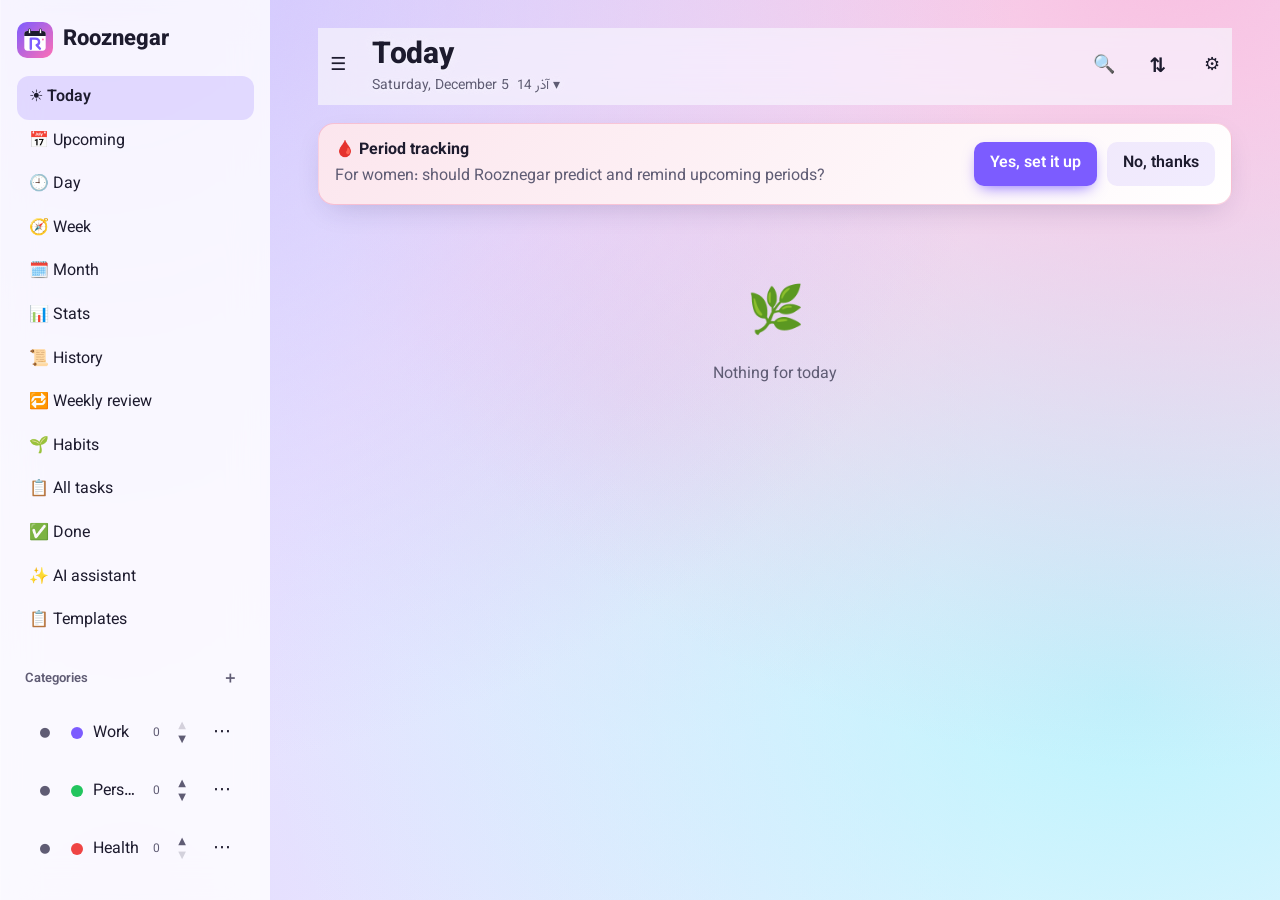
<file: index.html>
<!doctype html>
<html lang="fa" dir="rtl">
<head>
<meta charset="utf-8">
<meta name="viewport" content="width=device-width,initial-scale=1,maximum-scale=1,viewport-fit=cover">
<script>/* Android: let the system keep the status bar outside the page (only iPhone needs to draw under it) */if(!/iPhone|iPad|iPod|Macintosh/.test(navigator.userAgent))document.querySelector('meta[name=viewport]').content='width=device-width,initial-scale=1,maximum-scale=1';</script>
<title>روزنگار</title>
<meta name="theme-color" content="#7c5cff">
<link rel="manifest" href="manifest.json">
<link rel="icon" href="icon.svg" type="image/svg+xml">
<link rel="apple-touch-icon" sizes="180x180" href="apple-touch-icon.png">
<meta name="apple-mobile-web-app-capable" content="yes">
<meta name="mobile-web-app-capable" content="yes">
<meta name="apple-mobile-web-app-title" content="روزنگار">
<meta name="apple-mobile-web-app-status-bar-style" content="black-translucent">
<meta name="format-detection" content="telephone=no">
<link href="https://fonts.googleapis.com/css2?family=Vazirmatn:wght@300;400;600;800&display=swap" rel="stylesheet">
<link rel="stylesheet" href="styles.css?v=28">
<script src="https://accounts.google.com/gsi/client" async defer></script>
</head>
<body>
<div class="app">
  <aside class="side">
    <div class="brand"><img class="logo" src="icon.svg" alt=""> روزنگار</div>
    <nav id="views">
      <button data-view="today" class="active">☀️ امروز</button>
      <button data-view="upcoming">📅 پیش‌رو</button>
      <button data-view="week">🧭 هفته</button>
      <button data-view="month">🗓️ تقویم ماهانه</button>
      <button data-view="stats">📊 آمار</button>
      <button data-view="all">📋 همه کارها</button>
      <button data-view="done">✅ انجام‌شده</button>
    </nav>
    <div class="side-title">دسته‌ها <button class="icon" id="addCat" title="دسته جدید" aria-label="دسته جدید">＋</button></div>
    <div id="catList"></div>
    <div class="side-bottom">
      <div id="syncState" class="sync off">● گوگل متصل نیست</div>
      <button id="openSettings">⚙️ تنظیمات</button>
      <div class="legal"><a href="about.html">درباره</a> · <a href="privacy.html">حریم خصوصی</a> · <a href="terms.html">شرایط</a></div>
    </div>
  </aside>

  <main>
    <header class="top">
      <button class="icon menu" id="menuBtn" aria-label="منو">☰</button>
      <div>
        <h1 id="viewTitle">امروز</h1>
        <div id="viewSub" class="muted"></div>
      </div>
      <div class="searchbox"><input id="search" type="search" placeholder="جستجو…" enterkeyhint="search"><button type="button" id="searchX" aria-label="clear">✕</button></div>
      <button class="icon topset" id="topSettings" aria-label="settings">⚙️</button>
    </header>
    <form id="quickAdd" class="quick">
      <input id="quickTitle" placeholder="مثلاً: فردا ساعت ۵ عصر جلسه تیم هر دوشنبه #کار !" autocomplete="off">
      <button type="button" id="openFull" class="ghost">جزئیات</button>
      <button class="primary">افزودن</button>
    </form>
    <section id="content"></section>
  </main>
</div>

<div class="backdrop" id="backdrop"></div>
<button class="fab" id="fab" aria-label="کار جدید">＋</button>

<!-- Task editor -->
<dialog id="taskDlg">
  <form method="dialog" id="taskForm">
    <h2 id="taskDlgTitle">کار جدید</h2>
    <label>عنوان<input name="title" required></label>
    <label>یادداشت<textarea name="notes" rows="2"></textarea></label>
    <div class="row">
      <label>تاریخ<input type="date" name="date"><small class="jhint" data-for="date"></small></label>
      <label>ساعت شروع<input type="time" name="time"><span class="allday"><input type="checkbox" id="allDay"> تمام روز</span></label>
      <label>مدت (دقیقه)<input type="number" name="duration" min="0" value="30"></label>
    </div>
    <div class="row">
      <label>تقویم<select name="cat"></select></label>
      <label>اولویت<select name="prio"><option value="0">عادی</option><option value="1">مهم</option><option value="2">فوری</option></select></label>
      <label>رنگ اختصاصی<input type="color" name="color"></label>
    </div>
    <label>برچسب‌ها (با کاما جدا کنید)<input name="tags" placeholder="خرید, فوری, پروژه‌الف"></label>
    <label>لینک / پیوست<input name="link" dir="ltr" placeholder="https://…"></label>
    <fieldset>
      <legend>زیرکارها <span id="subProg" class="muted"></span></legend>
      <div id="subList" class="subs"></div>
      <div class="row"><input id="subNew" placeholder="زیرکار جدید و Enter"><button type="button" id="subAdd" class="ghost">＋</button></div>
    </fieldset>
    <fieldset>
      <legend>تکرار</legend>
      <div class="row">
        <label>نوع<select name="freq">
          <option value="">بدون تکرار</option><option value="DAILY">روزانه</option>
          <option value="WEEKLY">هفتگی</option><option value="MONTHLY">ماهانه</option><option value="YEARLY">سالانه</option></select></label>
        <label>هر چند<input type="number" name="interval" min="1" value="1"></label>
        <label>تا تاریخ<input type="date" name="until"><small class="jhint" data-for="until"></small></label>
      </div>
      <div class="days" id="daysPick"></div>
    </fieldset>
    <fieldset>
      <legend>یادآوری‌ها</legend>
      <div id="remList" class="chips"></div>
      <div class="row">
        <select id="remAdd">
          <option value="0">سر وقت</option><option value="5">۵ دقیقه قبل</option><option value="10">۱۰ دقیقه قبل</option>
          <option value="15">۱۵ دقیقه قبل</option><option value="30">۳۰ دقیقه قبل</option><option value="60">۱ ساعت قبل</option>
          <option value="120">۲ ساعت قبل</option><option value="1440">۱ روز قبل</option>
        </select>
        <button type="button" id="remAddBtn" class="ghost">＋ افزودن یادآوری</button>
      </div>
      <div class="row">
        <label>زنگ<select name="sound"></select></label>
        <button type="button" id="testSound" class="ghost">▶ پخش</button>
      </div>
    </fieldset>
    <div class="actions">
      <button type="button" id="delTask" class="danger">حذف</button>
      <button type="button" id="focusBtn" class="ghost">🍅 تمرکز</button>
      <span class="grow"></span>
      <button value="cancel" formnovalidate class="ghost">انصراف</button>
      <button value="ok" class="primary">ذخیره</button>
    </div>
  </form>
</dialog>

<!-- Category editor -->
<dialog id="catDlg">
  <form method="dialog" id="catForm">
    <h2>دسته</h2>
    <label>نام<input name="name" required></label>
    <label>رنگ</label>
    <div id="swatches" class="swatches"></div>
    <label>زنگ پیش‌فرض این دسته<select name="sound"></select></label>
    <div class="actions">
      <button type="button" id="delCat" class="danger">حذف</button><span class="grow"></span>
      <button value="cancel" formnovalidate class="ghost">انصراف</button>
      <button value="ok" class="primary">ذخیره</button>
    </div>
  </form>
</dialog>

<!-- Settings -->
<dialog id="setDlg">
  <form method="dialog" id="setForm">
    <h2>تنظیمات</h2>
    <fieldset><legend>ظاهر</legend>
      <div class="row">
        <label>تم<select name="theme"><option value="auto">خودکار</option><option value="dark">تیره</option><option value="light">روشن</option></select></label>
        <label>رنگ اصلی<input type="color" name="accent"></label>
        <label>گردی گوشه‌ها<input type="range" name="radius" min="4" max="28"></label>
      </div>
      <div class="row">
        <label>تقویم نمایش<select name="calendar"><option value="persian">شمسی</option><option value="gregory">میلادی</option></select></label>
        <label>شروع هفته<select name="weekStart"><option value="6">شنبه</option><option value="0">یکشنبه</option><option value="1">دوشنبه</option></select></label>
        <label>زبان<select name="lang"><option value="fa">فارسی</option><option value="en">English</option></select></label>
      </div>
    </fieldset>
    <fieldset><legend>گوگل کلندر</legend>
      <label>Google OAuth Client ID<input name="clientId" dir="ltr" placeholder="xxxx.apps.googleusercontent.com"></label>
      <label>Calendar ID<input name="calendarId" dir="ltr" placeholder="primary"></label>
      <label>فاصله همگام‌سازی (ثانیه)<input type="number" name="syncEvery" min="10"></label>
      <div class="row">
        <button type="button" id="gConnect" class="primary">اتصال به گوگل</button>
        <button type="button" id="gSyncNow" class="ghost">همگام‌سازی الان</button>
        <button type="button" id="gDisconnect" class="ghost">قطع اتصال</button>
      </div>
    </fieldset>
    <fieldset><legend>اعلان و صدا</legend>
      <div class="row">
        <label>زنگ پیش‌فرض<select name="sound"></select></label>
        <label>صدا<input type="range" name="volume" min="0" max="1" step="0.05"></label>
      </div>
      <label class="check"><input type="checkbox" name="vibrate"> لرزش</label>
      <div class="row">
        <label class="ghost filebtn">🎵 آپلود زنگ دلخواه (mp3/wav، حداکثر ۷۰۰KB)<input type="file" id="soundFile" accept="audio/*" hidden></label>
        <label>مدت تمرکز (دقیقه)<input type="number" name="focusMin" min="5" max="120"></label>
        <label>Snooze (دقیقه)<input type="number" name="snoozeMin" min="1" max="120"></label>
      </div>
      <label class="check"><input type="checkbox" name="holidays"> نمایش تعطیلات رسمی ایران</label>
      <div class="row">
        <button type="button" id="askNotif" class="ghost">اجازه اعلان</button>
        <button type="button" id="testNotif" class="ghost">اعلان آزمایشی</button>
      </div>
      <div class="pushbox">
        <button type="button" id="pushBtn" class="primary">🔔 فعال‌سازی یادآوری در پس‌زمینه</button>
        <small id="pushState" class="muted">با این گزینه یادآوری‌ها حتی وقتی برنامه بسته است روی گوشی، تبلت و Apple Watch می‌آیند.</small>
      </div>
    </fieldset>
    <fieldset><legend>داده</legend>
      <div class="row">
        <button type="button" id="exportBtn" class="ghost">خروجی JSON</button>
        <label class="ghost filebtn">ورودی JSON<input type="file" id="importFile" accept=".json" hidden></label>
      </div>
    </fieldset>
    <div class="actions"><span class="grow"></span>
      <button value="cancel" formnovalidate class="ghost">بستن</button>
      <button value="ok" class="primary">ذخیره</button></div>
  </form>
</dialog>

<div id="focus" hidden>
  <div class="focus-box">
    <div id="focusTitle"></div>
    <div id="focusTime">25:00</div>
    <div class="row" style="justify-content:center">
      <button type="button" id="focusPause" class="ghost">⏸ توقف</button>
      <button type="button" id="focusStop" class="danger">✕ پایان</button>
    </div>
  </div>
</div>
<div id="toast" role="status" aria-live="polite"></div>
<script src="app.js?v=28"></script>
<script src="features.js?v=28"></script>
<script src="v2.js?v=28"></script>
<script src="v3.js?v=28"></script>
<script src="v4.js?v=28"></script>
<script src="v5.js?v=28"></script>
<script src="v6.js?v=28"></script>
<script src="v7.js?v=28"></script>
<script src="v8.js?v=28"></script>
<script src="v9.js?v=28"></script>
<script src="v10.js?v=28"></script>
<script src="v11.js?v=28"></script>
<script src="v12.js?v=28"></script>
<script src="v13.js?v=28"></script>
<script src="i18n.js?v=28"></script>
</body>
</html>
</file>
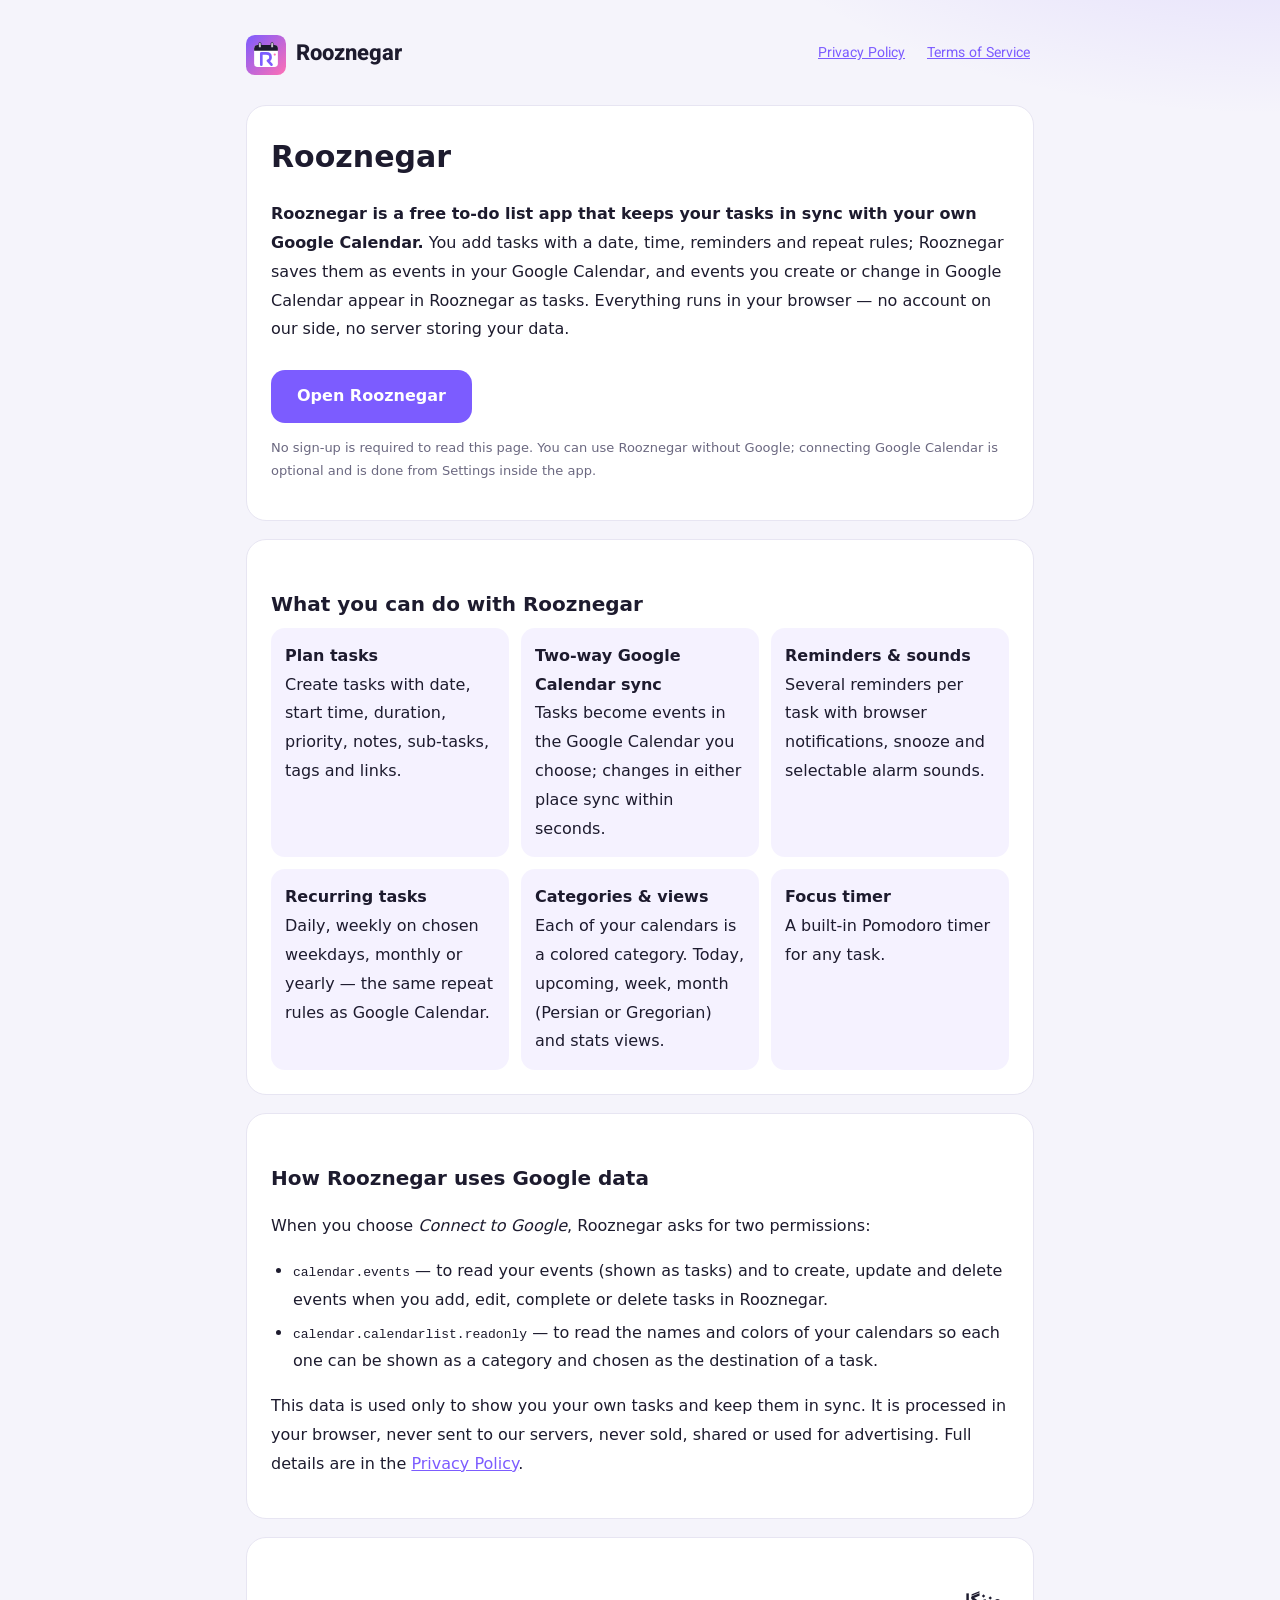
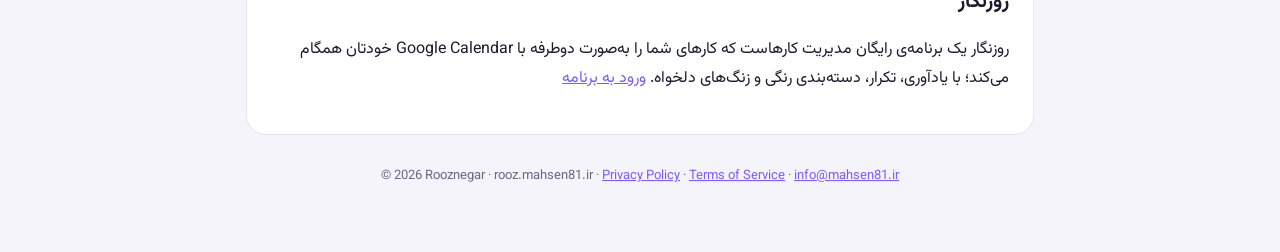
<file: about.html>
<!doctype html>
<html lang="en"><head><meta charset="utf-8"><meta name="viewport" content="width=device-width,initial-scale=1">
<title>Rooznegar — To-do list synced with Google Calendar</title>
<meta name="description" content="Rooznegar is a free to-do list web app that keeps your tasks in two-way sync with your own Google Calendar, with reminders, recurring tasks and colored categories.">
<link rel="icon" href="icon.svg"><link href="https://fonts.googleapis.com/css2?family=Vazirmatn:wght@400;700;800&display=swap" rel="stylesheet"><link rel="stylesheet" href="page.css"></head>
<body><div class="wrap">
<header><a class="brand" href="about.html"><img src="icon.svg" alt="Rooznegar logo">Rooznegar</a><nav><a href="privacy.html">Privacy Policy</a><a href="terms.html">Terms of Service</a></nav></header>

<div class="card en">
  <h1>Rooznegar</h1>
  <p><b>Rooznegar is a free to-do list app that keeps your tasks in sync with your own Google Calendar.</b>
  You add tasks with a date, time, reminders and repeat rules; Rooznegar saves them as events in your Google Calendar,
  and events you create or change in Google Calendar appear in Rooznegar as tasks. Everything runs in your browser —
  no account on our side, no server storing your data.</p>
  <a class="cta" href="./">Open Rooznegar</a>
  <p class="muted" style="font-size:13px">No sign-up is required to read this page. You can use Rooznegar without Google; connecting Google Calendar is optional and is done from Settings inside the app.</p>
</div>

<div class="card en">
  <h2>What you can do with Rooznegar</h2>
  <div class="grid">
    <div><b>Plan tasks</b><br>Create tasks with date, start time, duration, priority, notes, sub-tasks, tags and links.</div>
    <div><b>Two-way Google Calendar sync</b><br>Tasks become events in the Google Calendar you choose; changes in either place sync within seconds.</div>
    <div><b>Reminders &amp; sounds</b><br>Several reminders per task with browser notifications, snooze and selectable alarm sounds.</div>
    <div><b>Recurring tasks</b><br>Daily, weekly on chosen weekdays, monthly or yearly — the same repeat rules as Google Calendar.</div>
    <div><b>Categories &amp; views</b><br>Each of your calendars is a colored category. Today, upcoming, week, month (Persian or Gregorian) and stats views.</div>
    <div><b>Focus timer</b><br>A built-in Pomodoro timer for any task.</div>
  </div>
</div>

<div class="card en">
  <h2>How Rooznegar uses Google data</h2>
  <p>When you choose <i>Connect to Google</i>, Rooznegar asks for two permissions:</p>
  <ul>
    <li><code>calendar.events</code> — to read your events (shown as tasks) and to create, update and delete events when you add, edit, complete or delete tasks in Rooznegar.</li>
    <li><code>calendar.calendarlist.readonly</code> — to read the names and colors of your calendars so each one can be shown as a category and chosen as the destination of a task.</li>
  </ul>
  <p>This data is used only to show you your own tasks and keep them in sync. It is processed in your browser, never sent to our servers, never sold, shared or used for advertising. Full details are in the <a href="privacy.html">Privacy Policy</a>.</p>
</div>

<div class="card" dir="rtl">
  <h2>روزنگار</h2>
  <p>روزنگار یک برنامه‌ی رایگان مدیریت کارهاست که کارهای شما را به‌صورت دوطرفه با Google Calendar خودتان همگام می‌کند؛ با یادآوری، تکرار، دسته‌بندی رنگی و زنگ‌های دلخواه. <a href="./">ورود به برنامه</a></p>
</div>

<footer>© 2026 Rooznegar · rooz.mahsen81.ir · <a href="privacy.html">Privacy Policy</a> · <a href="terms.html">Terms of Service</a> · <a href="mailto:info@mahsen81.ir">info@mahsen81.ir</a></footer>
</div></body></html>
</file>
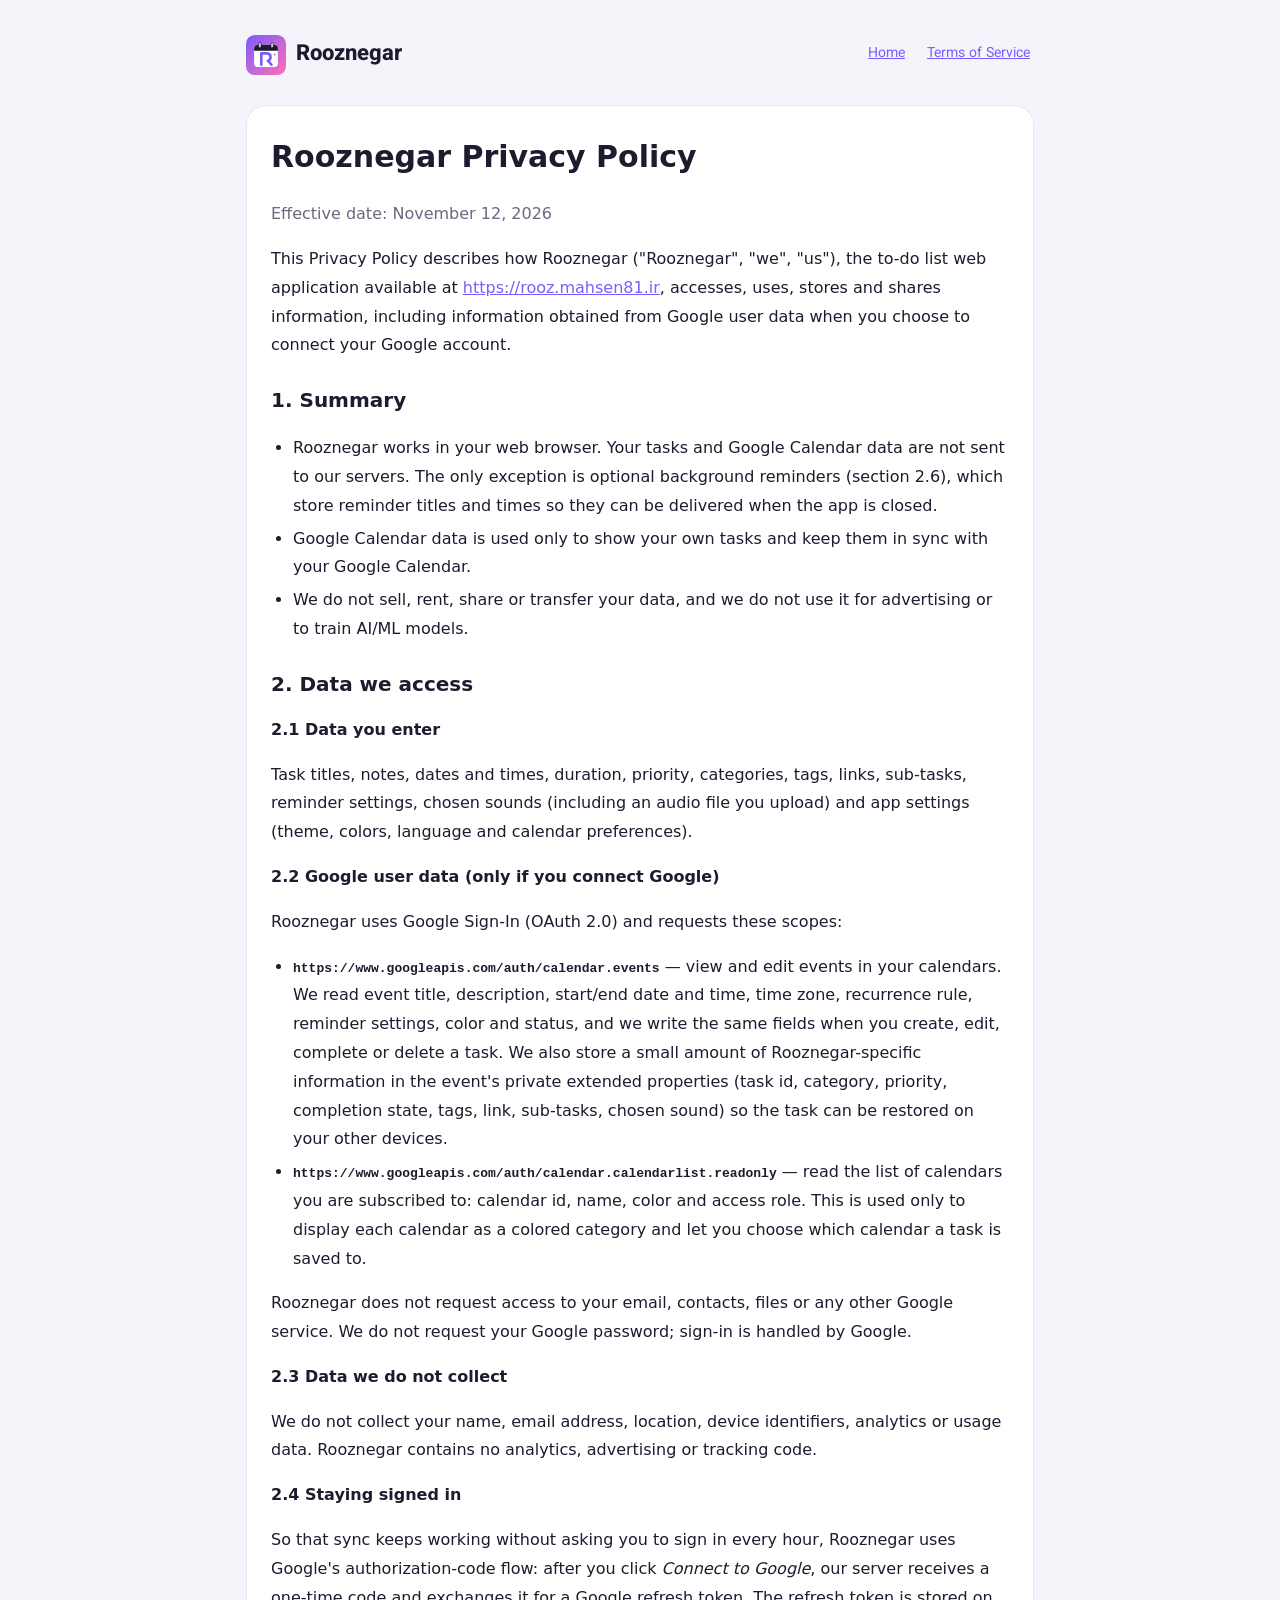
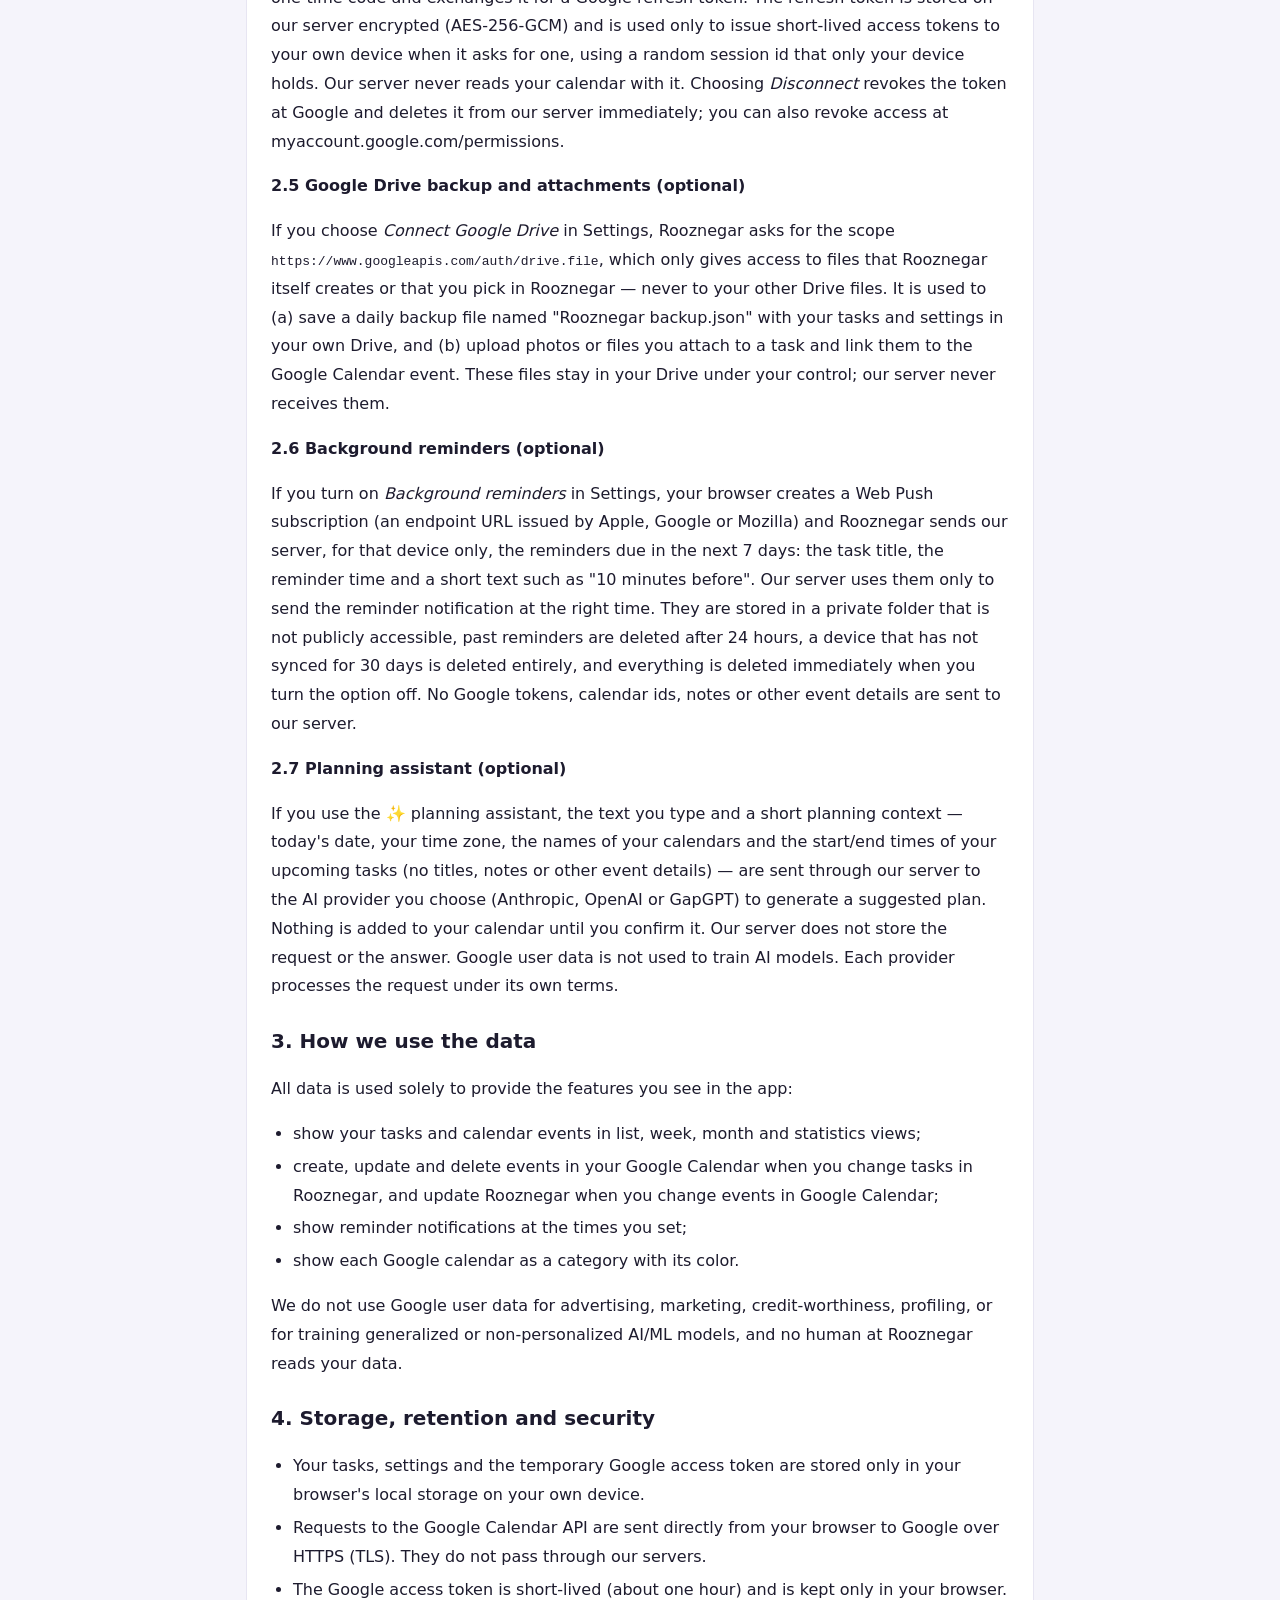
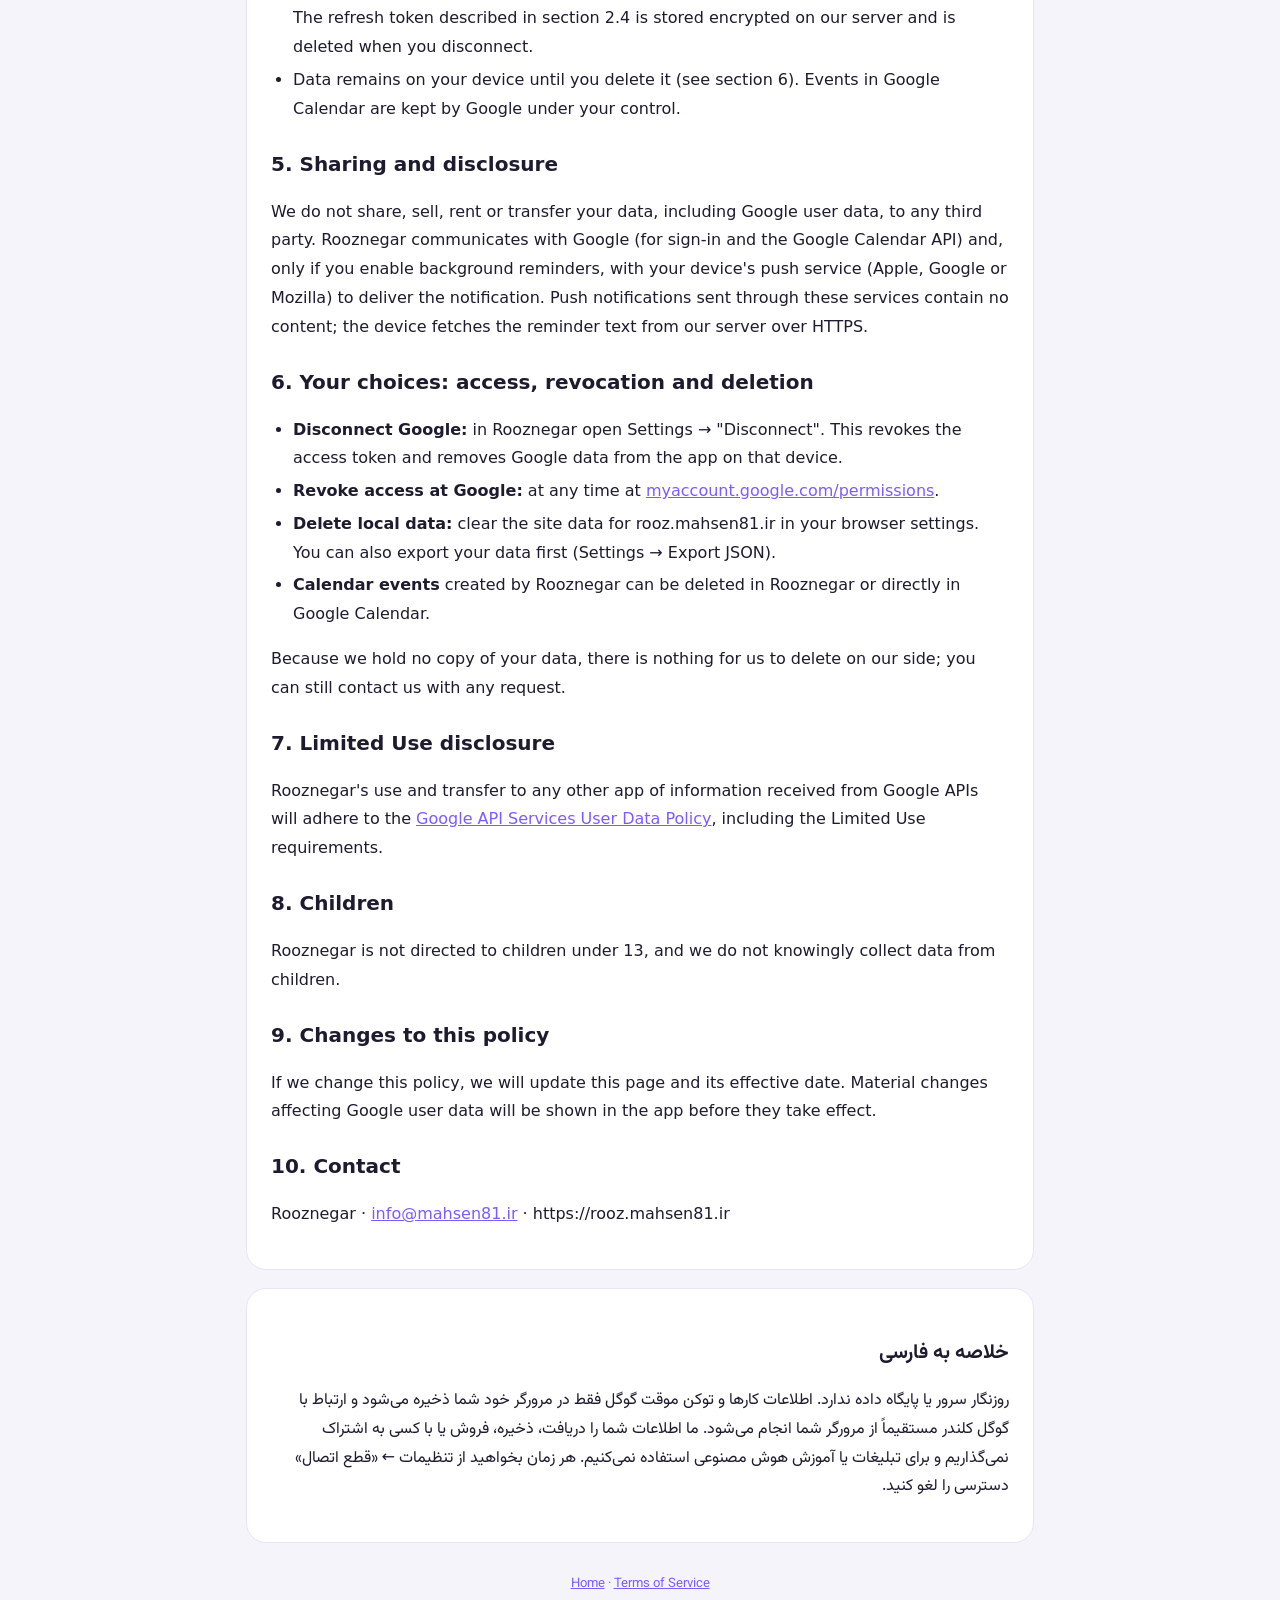
<file: privacy.html>
<!doctype html>
<html lang="en"><head><meta charset="utf-8"><meta name="viewport" content="width=device-width,initial-scale=1">
<title>Rooznegar Privacy Policy</title>
<link rel="icon" href="icon.svg"><link href="https://fonts.googleapis.com/css2?family=Vazirmatn:wght@400;700;800&display=swap" rel="stylesheet"><link rel="stylesheet" href="page.css"></head>
<body><div class="wrap">
<header><a class="brand" href="about.html"><img src="icon.svg" alt="Rooznegar logo">Rooznegar</a><nav><a href="about.html">Home</a><a href="terms.html">Terms of Service</a></nav></header>

<div class="card en">
<h1>Rooznegar Privacy Policy</h1>
<p class="muted">Effective date: November 12, 2026</p>
<p>This Privacy Policy describes how Rooznegar ("Rooznegar", "we", "us"), the to-do list web application available at
<a href="https://rooz.mahsen81.ir">https://rooz.mahsen81.ir</a>, accesses, uses, stores and shares information, including
information obtained from Google user data when you choose to connect your Google account.</p>

<h2>1. Summary</h2>
<ul>
  <li>Rooznegar works in your web browser. Your tasks and Google Calendar data are not sent to our servers. The only exception is optional background reminders (section 2.6), which store reminder titles and times so they can be delivered when the app is closed.</li>
  <li>Google Calendar data is used only to show your own tasks and keep them in sync with your Google Calendar.</li>
  <li>We do not sell, rent, share or transfer your data, and we do not use it for advertising or to train AI/ML models.</li>
</ul>

<h2>2. Data we access</h2>
<h3>2.1 Data you enter</h3>
<p>Task titles, notes, dates and times, duration, priority, categories, tags, links, sub-tasks, reminder settings, chosen sounds (including an audio file you upload) and app settings (theme, colors, language and calendar preferences).</p>
<h3>2.2 Google user data (only if you connect Google)</h3>
<p>Rooznegar uses Google Sign-In (OAuth 2.0) and requests these scopes:</p>
<ul>
  <li><b><code>https://www.googleapis.com/auth/calendar.events</code></b> — view and edit events in your calendars. We read event title, description, start/end date and time, time zone, recurrence rule, reminder settings, color and status, and we write the same fields when you create, edit, complete or delete a task. We also store a small amount of Rooznegar-specific information in the event's private extended properties (task id, category, priority, completion state, tags, link, sub-tasks, chosen sound) so the task can be restored on your other devices.</li>
  <li><b><code>https://www.googleapis.com/auth/calendar.calendarlist.readonly</code></b> — read the list of calendars you are subscribed to: calendar id, name, color and access role. This is used only to display each calendar as a colored category and let you choose which calendar a task is saved to.</li>
</ul>
<p>Rooznegar does not request access to your email, contacts, files or any other Google service. We do not request your Google password; sign-in is handled by Google.</p>
<h3>2.3 Data we do not collect</h3>
<p>We do not collect your name, email address, location, device identifiers, analytics or usage data. Rooznegar contains no analytics, advertising or tracking code.</p>

<h3>2.4 Staying signed in</h3>
<p>So that sync keeps working without asking you to sign in every hour, Rooznegar uses Google's authorization-code flow: after you click <i>Connect to Google</i>, our server receives a one-time code and exchanges it for a Google refresh token. The refresh token is stored on our server encrypted (AES-256-GCM) and is used only to issue short-lived access tokens to your own device when it asks for one, using a random session id that only your device holds. Our server never reads your calendar with it. Choosing <i>Disconnect</i> revokes the token at Google and deletes it from our server immediately; you can also revoke access at myaccount.google.com/permissions.</p>

<h3>2.5 Google Drive backup and attachments (optional)</h3>
<p>If you choose <i>Connect Google Drive</i> in Settings, Rooznegar asks for the scope <code>https://www.googleapis.com/auth/drive.file</code>, which only gives access to files that Rooznegar itself creates or that you pick in Rooznegar — never to your other Drive files. It is used to (a) save a daily backup file named "Rooznegar backup.json" with your tasks and settings in your own Drive, and (b) upload photos or files you attach to a task and link them to the Google Calendar event. These files stay in your Drive under your control; our server never receives them.</p>

<h3>2.6 Background reminders (optional)</h3>
<p>If you turn on <i>Background reminders</i> in Settings, your browser creates a Web Push subscription (an endpoint URL issued by Apple, Google or Mozilla) and Rooznegar sends our server, for that device only, the reminders due in the next 7 days: the task title, the reminder time and a short text such as "10 minutes before". Our server uses them only to send the reminder notification at the right time. They are stored in a private folder that is not publicly accessible, past reminders are deleted after 24 hours, a device that has not synced for 30 days is deleted entirely, and everything is deleted immediately when you turn the option off. No Google tokens, calendar ids, notes or other event details are sent to our server.</p>

<h3>2.7 Planning assistant (optional)</h3>
<p>If you use the ✨ planning assistant, the text you type and a short planning context — today's date, your time zone, the names of your calendars and the start/end times of your upcoming tasks (no titles, notes or other event details) — are sent through our server to the AI provider you choose (Anthropic, OpenAI or GapGPT) to generate a suggested plan. Nothing is added to your calendar until you confirm it. Our server does not store the request or the answer. Google user data is not used to train AI models. Each provider processes the request under its own terms.</p>

<h2>3. How we use the data</h2>
<p>All data is used solely to provide the features you see in the app:</p>
<ul>
  <li>show your tasks and calendar events in list, week, month and statistics views;</li>
  <li>create, update and delete events in your Google Calendar when you change tasks in Rooznegar, and update Rooznegar when you change events in Google Calendar;</li>
  <li>show reminder notifications at the times you set;</li>
  <li>show each Google calendar as a category with its color.</li>
</ul>
<p>We do not use Google user data for advertising, marketing, credit-worthiness, profiling, or for training generalized or non-personalized AI/ML models, and no human at Rooznegar reads your data.</p>

<h2>4. Storage, retention and security</h2>
<ul>
  <li>Your tasks, settings and the temporary Google access token are stored only in your browser's local storage on your own device.</li>
  <li>Requests to the Google Calendar API are sent directly from your browser to Google over HTTPS (TLS). They do not pass through our servers.</li>
  <li>The Google access token is short-lived (about one hour) and is kept only in your browser. The refresh token described in section 2.4 is stored encrypted on our server and is deleted when you disconnect.</li>
  <li>Data remains on your device until you delete it (see section 6). Events in Google Calendar are kept by Google under your control.</li>
</ul>

<h2>5. Sharing and disclosure</h2>
<p>We do not share, sell, rent or transfer your data, including Google user data, to any third party. Rooznegar communicates with Google (for sign-in and the Google Calendar API) and, only if you enable background reminders, with your device's push service (Apple, Google or Mozilla) to deliver the notification. Push notifications sent through these services contain no content; the device fetches the reminder text from our server over HTTPS.</p>

<h2>6. Your choices: access, revocation and deletion</h2>
<ul>
  <li><b>Disconnect Google:</b> in Rooznegar open Settings → "Disconnect". This revokes the access token and removes Google data from the app on that device.</li>
  <li><b>Revoke access at Google:</b> at any time at <a href="https://myaccount.google.com/permissions">myaccount.google.com/permissions</a>.</li>
  <li><b>Delete local data:</b> clear the site data for rooz.mahsen81.ir in your browser settings. You can also export your data first (Settings → Export JSON).</li>
  <li><b>Calendar events</b> created by Rooznegar can be deleted in Rooznegar or directly in Google Calendar.</li>
</ul>
<p>Because we hold no copy of your data, there is nothing for us to delete on our side; you can still contact us with any request.</p>

<h2>7. Limited Use disclosure</h2>
<p>Rooznegar's use and transfer to any other app of information received from Google APIs will adhere to the
<a href="https://developers.google.com/terms/api-services-user-data-policy">Google API Services User Data Policy</a>, including the Limited Use requirements.</p>

<h2>8. Children</h2>
<p>Rooznegar is not directed to children under 13, and we do not knowingly collect data from children.</p>

<h2>9. Changes to this policy</h2>
<p>If we change this policy, we will update this page and its effective date. Material changes affecting Google user data will be shown in the app before they take effect.</p>

<h2>10. Contact</h2>
<p>Rooznegar · <a href="mailto:info@mahsen81.ir">info@mahsen81.ir</a> · https://rooz.mahsen81.ir</p>
</div>

<div class="card" dir="rtl">
<h2>خلاصه به فارسی</h2>
<p>روزنگار سرور یا پایگاه داده ندارد. اطلاعات کارها و توکن موقت گوگل فقط در مرورگر خود شما ذخیره می‌شود و ارتباط با گوگل کلندر مستقیماً از مرورگر شما انجام می‌شود. ما اطلاعات شما را دریافت، ذخیره، فروش یا با کسی به اشتراک نمی‌گذاریم و برای تبلیغات یا آموزش هوش مصنوعی استفاده نمی‌کنیم. هر زمان بخواهید از تنظیمات ← «قطع اتصال» دسترسی را لغو کنید.</p>
</div>
<footer><a href="about.html">Home</a> · <a href="terms.html">Terms of Service</a></footer>
</div></body></html>
</file>
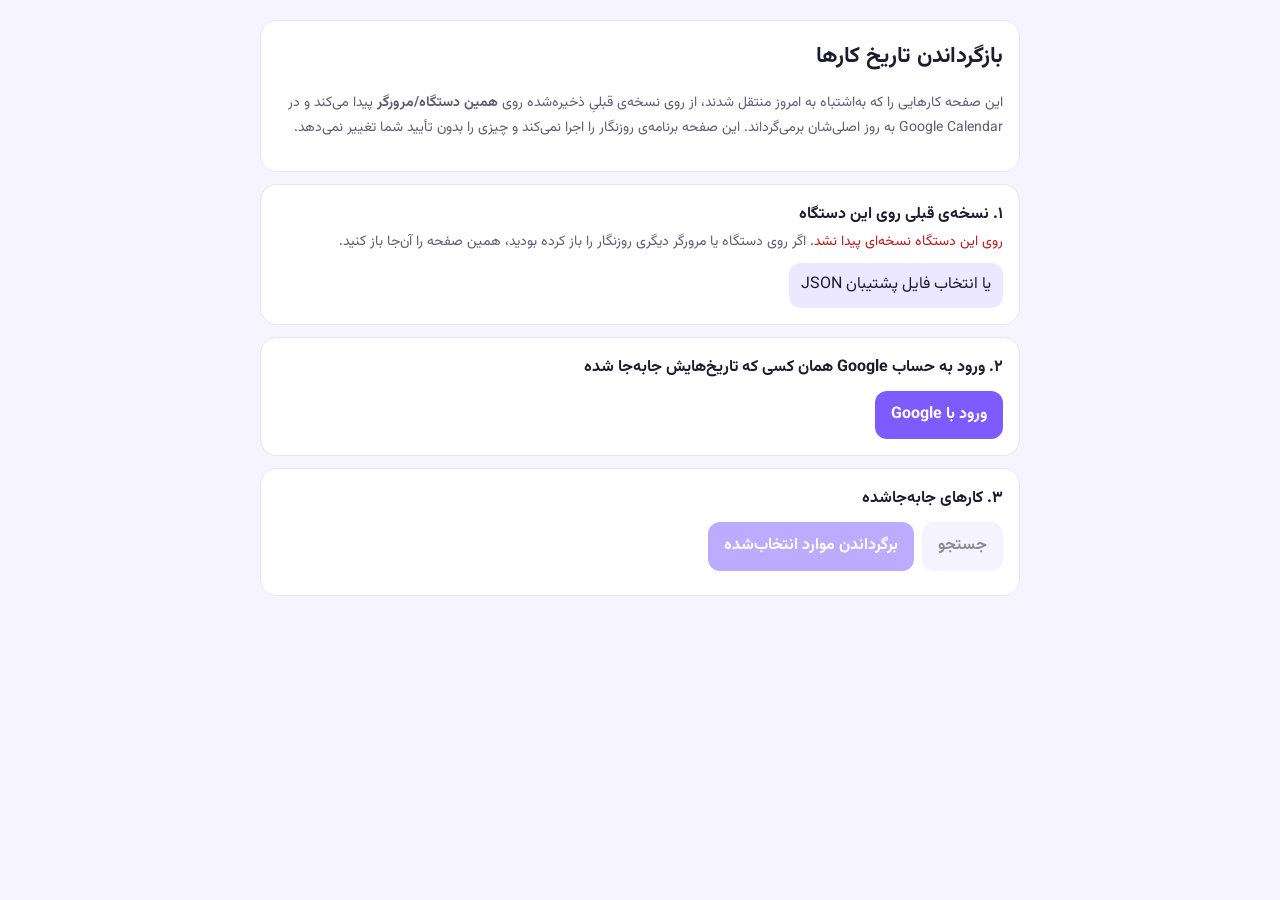
<file: restore.html>
<!doctype html>
<html lang="fa" dir="rtl"><head><meta charset="utf-8"><meta name="viewport" content="width=device-width,initial-scale=1">
<title>روزنگار — بازگرداندن تاریخ‌ها</title><meta name="robots" content="noindex">
<link href="https://fonts.googleapis.com/css2?family=Vazirmatn:wght@400;700;800&display=swap" rel="stylesheet">
<script src="https://accounts.google.com/gsi/client" async defer></script>
<style>
  :root{--a:#7c5cff;--bg:#f6f4ff;--card:#fff;--t:#1d1b2e;--m:#5f5c74;--l:#e7e5f2}
  @media (prefers-color-scheme:dark){:root{--bg:#0f0e17;--card:#1d1c2b;--t:#eeecf8;--m:#a6a3bf;--l:#2b2940}}
  body{margin:0;font-family:Vazirmatn,system-ui,sans-serif;background:var(--bg);color:var(--t);line-height:1.8}
  .w{max-width:760px;margin:0 auto;padding:20px 16px 60px}
  .c{background:var(--card);border:1px solid var(--l);border-radius:16px;padding:16px;margin-bottom:12px}
  h1{font-size:22px;margin:0 0 6px} .m{color:var(--m);font-size:14px}
  button{font:inherit;border:0;border-radius:12px;padding:10px 16px;cursor:pointer;background:var(--a);color:#fff;font-weight:700;min-height:44px}
  button.g{background:color-mix(in srgb,var(--a) 14%,transparent);color:var(--t)} button:disabled{opacity:.5}
  .row{display:flex;gap:8px;align-items:center;flex-wrap:wrap}
  table{width:100%;border-collapse:collapse;font-size:14px} td,th{padding:8px 6px;border-bottom:1px solid var(--l);text-align:start;vertical-align:top}
  .ok{color:#15803d} .bad{color:#b91c1c} input[type=checkbox]{width:20px;height:20px}
</style></head>
<body><div class="w">
<div class="c"><h1>بازگرداندن تاریخ کارها</h1>
  <p class="m">این صفحه کارهایی را که به‌اشتباه به امروز منتقل شدند، از روی نسخه‌ی قبلیِ ذخیره‌شده روی <b>همین دستگاه/مرورگر</b> پیدا می‌کند و در Google Calendar به روز اصلی‌شان برمی‌گرداند. این صفحه برنامه‌ی روزنگار را اجرا نمی‌کند و چیزی را بدون تأیید شما تغییر نمی‌دهد.</p></div>

<div class="c" id="s1"><b>۱. نسخه‌ی قبلی روی این دستگاه</b><div id="snapInfo" class="m">در حال بررسی…</div>
  <div class="row" style="margin-top:8px"><label class="g" style="padding:8px 12px;border-radius:12px;cursor:pointer;background:color-mix(in srgb,var(--a) 14%,transparent)">یا انتخاب فایل پشتیبان JSON<input type="file" id="file" accept=".json" hidden></label></div></div>

<div class="c"><b>۲. ورود به حساب Google همان کسی که تاریخ‌هایش جابه‌جا شده</b>
  <div class="row" style="margin-top:8px"><button id="login">ورود با Google</button><span id="who" class="m"></span></div></div>

<div class="c"><b>۳. کارهای جابه‌جاشده</b> <span id="scanInfo" class="m"></span>
  <div class="row" style="margin:8px 0"><button id="scan" class="g" disabled>جستجو</button><button id="fix" disabled>برگرداندن موارد انتخاب‌شده</button></div>
  <div id="list"></div></div>
</div>
<script>
'use strict';
const CLIENT_ID = '696930482825-uc571dlfmps2dvupc1v5a8t5g6gmh8oa.apps.googleusercontent.com';
const $ = s => document.querySelector(s), esc = s => String(s ?? '').replace(/[&<>"]/g, c => ({ '&': '&amp;', '<': '&lt;', '>': '&gt;', '"': '&quot;' }[c]));
const TZ = Intl.DateTimeFormat().resolvedOptions().timeZone;
const ymd = d => `${d.getFullYear()}-${String(d.getMonth() + 1).padStart(2, '0')}-${String(d.getDate()).padStart(2, '0')}`;
const fa = s => new Intl.DateTimeFormat('fa-IR-u-ca-persian', { weekday: 'short', day: 'numeric', month: 'long', year: 'numeric' }).format(new Date(s + 'T12:00:00'));
let snap = new Map(), token = null, found = [];

/* ---- 1. the old copy: saved snapshot key, the app's own storage, or an uploaded backup ---- */
function addTasks(tasks, src) {
  let n = 0;
  for (const t of tasks || []) if (t && t.gid && t.date && !(t.rec && (t.rec === true || t.rec.freq))) {
    const k = (t.cal || 'primary') + '|' + t.gid;
    if (!snap.has(k)) { snap.set(k, { cal: t.cal || 'primary', gid: t.gid, date: t.date, time: t.time || '', duration: t.duration || 30, title: t.title || '', src }); n++; }
  }
  return n;
}
function loadLocal() {
  let info = [];
  try { const a = JSON.parse(localStorage.getItem('rz-restore-snapshot') || '[]'); const n = addTasks(a, 'snapshot'); if (n) info.push(n + ' مورد از نسخه‌ی ذخیره‌شده'); } catch { }
  try { const s = JSON.parse(localStorage.getItem('rz-restore-full') || '{}'); const n = addTasks(s.tasks, 'full'); if (n) info.push(n + ' مورد از کپی کامل'); } catch { }
  try { const s = JSON.parse(localStorage.getItem('rooznegar') || '{}'); const n = addTasks(s.tasks, 'app'); if (n) info.push(n + ' مورد از داده‌ی برنامه روی این دستگاه'); } catch { }
  $('#snapInfo').innerHTML = snap.size ? '<span class="ok">✓ پیدا شد: ' + info.join('، ') + '</span>' : '<span class="bad">روی این دستگاه نسخه‌ای پیدا نشد.</span> اگر روی دستگاه یا مرورگر دیگری روزنگار را باز کرده بودید، همین صفحه را آن‌جا باز کنید.';
  $('#scan').disabled = !(snap.size && token);
}
$('#file').onchange = async e => { try { const d = JSON.parse(await e.target.files[0].text()); addTasks(d.tasks || d, 'file'); loadLocal(); } catch { alert('فایل نامعتبر'); } };
loadLocal();

/* ---- 2. Google sign-in (popup from the click) ---- */
$('#login').onclick = () => {
  google.accounts.oauth2.initTokenClient({ client_id: CLIENT_ID, scope: 'https://www.googleapis.com/auth/calendar.events', callback: r => {
    if (!r.access_token) return alert('ورود انجام نشد');
    token = r.access_token; $('#who').textContent = '✓ وارد شدید'; $('#scan').disabled = !snap.size;
  } }).requestAccessToken({ prompt: 'select_account' });
};
async function g(path, opt = {}) {
  const r = await fetch('https://www.googleapis.com/calendar/v3' + path, { ...opt, headers: { Authorization: 'Bearer ' + token, 'Content-Type': 'application/json' } });
  if (!r.ok) throw new Error(r.status + ' ' + (await r.text()).slice(0, 200));
  return r.status === 204 ? null : r.json();
}

/* ---- 3. find events whose date now differs from the old copy (moved to "today" recently) ---- */
$('#scan').onclick = async () => {
  $('#scan').disabled = true; $('#scanInfo').textContent = 'در حال جستجو…'; found = [];
  const cals = [...new Set([...snap.values()].map(x => x.cal))];
  const since = new Date(Date.now() - 5 * 864e5).toISOString();
  for (const cal of cals) {
    let page = null;
    do {
      const p = new URLSearchParams({ updatedMin: since, showDeleted: 'false', maxResults: '250', singleEvents: 'false' }); if (page) p.set('pageToken', page);
      let res; try { res = await g('/calendars/' + encodeURIComponent(cal) + '/events?' + p); } catch (e) { console.warn(cal, e.message); break; }
      for (const ev of res.items || []) {
        if (ev.recurrence || ev.recurringEventId || ev.status === 'cancelled') continue;
        const old = snap.get(cal + '|' + ev.id); if (!old) continue;
        const curDate = ev.start?.date || (ev.start?.dateTime ? ymd(new Date(ev.start.dateTime)) : null);
        if (!curDate || curDate === old.date) continue;
        if (!(old.date < curDate)) continue;                     // only things pushed forward
        found.push({ cal, ev, old, curDate });
      }
      page = res.nextPageToken;
    } while (page);
  }
  found.sort((a, b) => a.old.date.localeCompare(b.old.date));
  $('#scanInfo').textContent = found.length + ' مورد پیدا شد';
  $('#list').innerHTML = found.length ? `<table><tr><th></th><th>کار</th><th>الان</th><th>تاریخ اصلی</th></tr>${found.map((f, i) => `<tr><td><input type="checkbox" data-i="${i}" checked></td><td>${esc(f.ev.summary)}</td><td>${fa(f.curDate)}</td><td><b>${fa(f.old.date)}</b>${f.old.time ? ' ' + f.old.time : ''}</td></tr>`).join('')}</table>` : '<p class="m">موردی پیدا نشد.</p>';
  $('#fix').disabled = !found.length; $('#scan').disabled = false;
};

/* ---- 4. put them back (same time & duration on the original day) ---- */
$('#fix').onclick = async () => {
  const pick = [...document.querySelectorAll('[data-i]:checked')].map(c => found[+c.dataset.i]);
  if (!pick.length || !confirm(pick.length + ' کار به تاریخ اصلی برگردانده شود؟')) return;
  $('#fix').disabled = true; let ok = 0, bad = 0;
  for (const f of pick) {
    const ev = f.ev, o = f.old, body = {};
    if (ev.start.date) {                                         // all-day: keep its length
      const len = Math.max(1, Math.round((new Date(ev.end.date) - new Date(ev.start.date)) / 864e5));
      const e = new Date(o.date + 'T00:00:00'); e.setDate(e.getDate() + len);
      body.start = { date: o.date }; body.end = { date: ymd(e) };
    } else {                                                     // timed: same clock time & duration as before
      const s0 = new Date(ev.start.dateTime), e0 = new Date(ev.end.dateTime), dur = e0 - s0;
      const hm = o.time || `${String(s0.getHours()).padStart(2, '0')}:${String(s0.getMinutes()).padStart(2, '0')}`;
      const s = new Date(o.date + 'T' + hm + ':00');
      body.start = { dateTime: s.toISOString(), timeZone: ev.start.timeZone || TZ }; body.end = { dateTime: new Date(s.getTime() + dur).toISOString(), timeZone: ev.end.timeZone || TZ };
    }
    try { await g('/calendars/' + encodeURIComponent(f.cal) + '/events/' + ev.id, { method: 'PATCH', body: JSON.stringify(body) }); ok++; }
    catch (e) { bad++; console.warn(e); }
    $('#scanInfo').textContent = `برگردانده شد: ${ok}` + (bad ? ` — خطا: ${bad}` : '');
  }
  alert(`تمام شد. ${ok} مورد برگشت${bad ? '، ' + bad + ' مورد خطا داشت' : ''}.`);
};
</script></body></html>
</file>
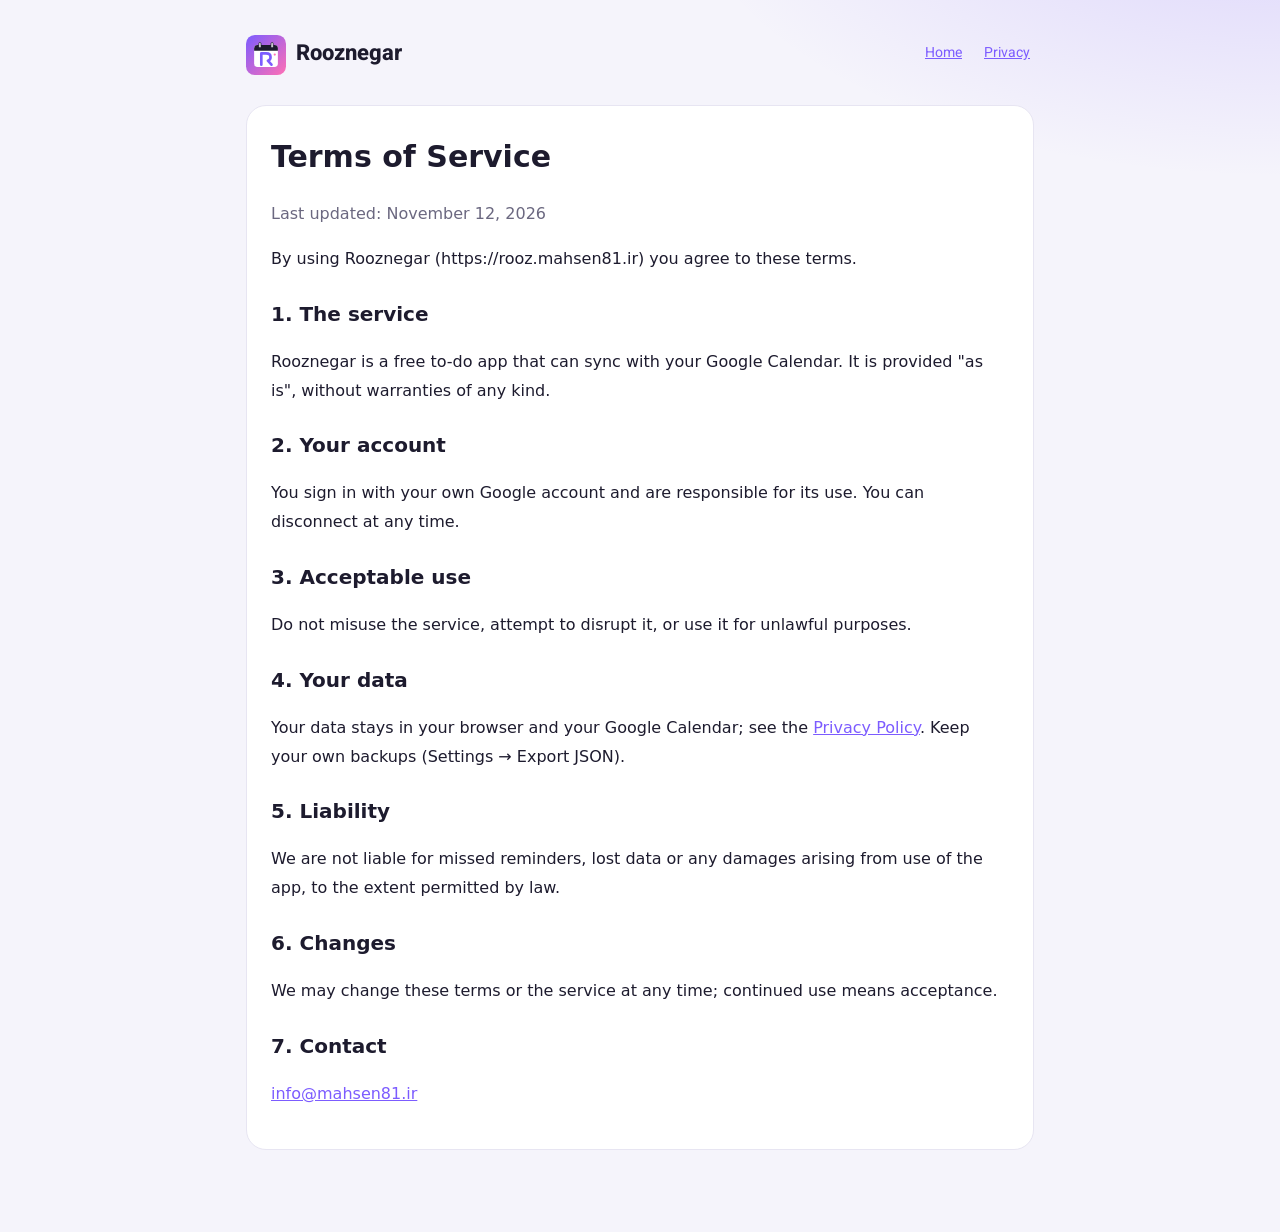
<file: terms.html>
<!doctype html>
<html lang="en"><head><meta charset="utf-8"><meta name="viewport" content="width=device-width,initial-scale=1">
<title>Rooznegar Terms of Service</title>
<link rel="icon" href="icon.svg"><link href="https://fonts.googleapis.com/css2?family=Vazirmatn:wght@400;700;800&display=swap" rel="stylesheet"><link rel="stylesheet" href="page.css"></head>
<body><div class="wrap">
<header><a class="brand" href="about.html"><img src="icon.svg" alt="Rooznegar logo">Rooznegar</a><nav><a href="about.html">Home</a><a href="privacy.html">Privacy</a></nav></header>
<div class="card en">
<h1>Terms of Service</h1>
<p class="muted">Last updated: November 12, 2026</p>
<p>By using Rooznegar (https://rooz.mahsen81.ir) you agree to these terms.</p>
<h2>1. The service</h2><p>Rooznegar is a free to-do app that can sync with your Google Calendar. It is provided "as is", without warranties of any kind.</p>
<h2>2. Your account</h2><p>You sign in with your own Google account and are responsible for its use. You can disconnect at any time.</p>
<h2>3. Acceptable use</h2><p>Do not misuse the service, attempt to disrupt it, or use it for unlawful purposes.</p>
<h2>4. Your data</h2><p>Your data stays in your browser and your Google Calendar; see the <a href="privacy.html">Privacy Policy</a>. Keep your own backups (Settings → Export JSON).</p>
<h2>5. Liability</h2><p>We are not liable for missed reminders, lost data or any damages arising from use of the app, to the extent permitted by law.</p>
<h2>6. Changes</h2><p>We may change these terms or the service at any time; continued use means acceptance.</p>
<h2>7. Contact</h2><p><a href="mailto:info@mahsen81.ir">info@mahsen81.ir</a></p>
</div></div></body></html>
</file>
<file: styles.css>
/* =========================================================
   Rooznegar — styles (consolidated; selectors used by app.js,
   features.js, v2–v7.js and i18n.js are all kept)
   ========================================================= */

/* ---------- tokens ---------- */
:root{
  --accent:#7c5cff; --r:16px;
  --bg:#f5f4fb; --panel:#ffffffcc; --card:#fff; --text:#1d1b2e;
  --muted:#5f5c74;            /* AA: 6.3:1 on #fff, ≥4.9:1 on every light preset */
  --line:#e4e1f0;
  --red:#d42c2c; --green:#15803d; --amber:#b45309;
  --accent-text:color-mix(in srgb,var(--accent) 82%,#000); /* accent used as text */
  --shadow:0 10px 30px -12px rgba(40,30,90,.25);
  --shadow-sm:0 4px 14px -8px rgba(40,30,90,.3);
  --tap:44px;
  color-scheme:light;
}
:root[data-theme="dark"]{
  --bg:#0f0e17; --panel:#171622cc; --card:#1d1c2b; --text:#eeecf8;
  --muted:#a6a3bf;            /* AA: 6.9:1 on card */
  --line:#2f2d45;
  --red:#f87171; --green:#4ade80; --amber:#fbbf24;
  --accent-text:color-mix(in srgb,var(--accent) 65%,#fff);
  --shadow:0 10px 30px -12px rgba(0,0,0,.6);
  --shadow-sm:0 4px 14px -8px rgba(0,0,0,.6);
  color-scheme:dark;          /* native date/time/select pickers + scrollbars in dark */
}

/* ---------- base ---------- */
*{box-sizing:border-box}
html,body{margin:0;height:100%;overflow-x:hidden;-webkit-text-size-adjust:100%;text-size-adjust:100%}
body{font-family:Vazirmatn,system-ui,-apple-system,"Segoe UI",sans-serif;background:var(--bg);color:var(--text);line-height:1.6;
  -webkit-tap-highlight-color:transparent;
  background-image:radial-gradient(1200px 600px at 100% -10%,color-mix(in srgb,var(--accent) 22%,transparent),transparent 60%),
  radial-gradient(900px 500px at -10% 110%,color-mix(in srgb,var(--accent) 14%,transparent),transparent 60%);
  background-attachment:fixed}
button,input,select,textarea{font:inherit;color:inherit}
button{touch-action:manipulation}
:where(button,a,input,select,textarea,[tabindex],summary):focus-visible{outline:2px solid var(--accent);outline-offset:2px}
.muted{color:var(--muted)}
.grow{flex:1}
.desktop-only{display:initial}

/* ---------- layout ---------- */
.app{display:grid;grid-template-columns:270px 1fr;min-height:100vh;min-height:100dvh}
.side{position:sticky;top:0;height:100vh;height:100dvh;padding:22px 16px;display:flex;flex-direction:column;gap:4px;overflow-y:auto;
  background:var(--panel);-webkit-backdrop-filter:blur(18px);backdrop-filter:blur(18px);border-inline-start:1px solid var(--line)}
.brand{font-weight:800;font-size:22px;margin-bottom:14px;display:flex;align-items:center;gap:10px}
.logo{display:grid;place-items:center;width:36px;height:36px;border-radius:12px;color:#fff;
  background:linear-gradient(135deg,var(--accent),color-mix(in srgb,var(--accent) 50%,#ff6fb5))}
img.logo{border-radius:10px;background:none;display:block}
nav button,.side-bottom>button,.cat{display:flex;align-items:center;gap:10px;width:100%;min-height:42px;text-align:start;
  border:0;background:none;padding:9px 12px;border-radius:calc(var(--r) - 4px);cursor:pointer;transition:background .15s}
nav button.active,.cat.active{background:color-mix(in srgb,var(--accent) 18%,transparent);font-weight:600}
.side-title{display:flex;justify-content:space-between;align-items:center;color:var(--muted);font-size:13px;font-weight:600;margin:16px 8px 4px}
.dot{width:12px;height:12px;border-radius:50%;flex:none}
.cat .cname{flex:1;min-width:0;overflow:hidden;text-overflow:ellipsis;white-space:nowrap}
.cat .n{margin-inline-start:auto;color:var(--muted);font-size:12px}
.cat.off{opacity:.5}
.cat .eye{border:0;background:none;cursor:pointer;color:var(--muted);font-size:13px;min-width:32px;min-height:32px;border-radius:8px}
.side-bottom{margin-top:auto;display:flex;flex-direction:column;gap:4px;padding-top:12px}
.sync{font-size:12px;padding:6px 12px;color:var(--muted)} .sync.on{color:var(--green)} .sync.busy{color:var(--amber)}
.legal{font-size:12px;padding:4px 12px;color:var(--muted)} .legal a{color:inherit;text-underline-offset:3px}

main{padding:28px clamp(16px,4vw,48px);max-width:1100px;width:100%;min-width:0}
.top{display:flex;align-items:center;gap:14px;margin-bottom:18px}
.top>div:not(.searchbox){min-width:0}
.top h1{margin:0;font-size:30px;font-weight:800;line-height:1.3;letter-spacing:-.01em}
#viewSub{font-size:14px}
.menu,.topset{display:none}
.alt{color:var(--muted);font-size:.85em;font-weight:400;margin-inline-start:4px}

/* ---------- form controls ---------- */
input,select,textarea{background:var(--card);border:1px solid var(--line);border-radius:calc(var(--r) - 6px);padding:9px 12px;width:100%;min-height:40px;outline:none;transition:border-color .15s,box-shadow .15s}
textarea{line-height:1.7}
input::placeholder,textarea::placeholder{color:var(--muted);opacity:.85}
input:focus,select:focus,textarea:focus{border-color:var(--accent);box-shadow:0 0 0 3px color-mix(in srgb,var(--accent) 25%,transparent)}
input[type=color]{padding:2px;height:40px;cursor:pointer}
input[type=checkbox]{width:18px;height:18px;min-height:0;accent-color:var(--accent);flex:none}
input[type=range]{padding:0;border:0;background:none;accent-color:var(--accent);box-shadow:none!important}
input[type=date],input[type=time]{min-width:0;-webkit-appearance:none;appearance:none;text-align:start}
input[type=date]::-webkit-date-and-time-value,input[type=time]::-webkit-date-and-time-value{text-align:start}
label{display:flex;flex-direction:column;gap:4px;font-size:13px;font-weight:500;color:var(--muted);flex:1;min-width:0}
label.check{flex-direction:row;align-items:center;gap:10px;color:var(--text);min-height:var(--tap);cursor:pointer}
.row{display:flex;gap:10px;align-items:flex-end;flex-wrap:wrap}
fieldset{border:1px solid var(--line);border-radius:var(--r);display:flex;flex-direction:column;gap:10px;padding:12px 14px 14px;margin:0;min-width:0}
legend{padding:0 6px;font-weight:700;font-size:14px}

/* ---------- buttons ---------- */
.primary,.ghost,.danger{display:inline-flex;align-items:center;justify-content:center;gap:6px;border:0;border-radius:calc(var(--r) - 6px);
  padding:9px 16px;min-height:40px;cursor:pointer;font-weight:600;white-space:nowrap;transition:filter .15s,background .15s,transform .1s}
.primary{background:var(--accent);color:#fff;box-shadow:0 6px 16px -6px var(--accent)}
.ghost{background:color-mix(in srgb,var(--accent) 11%,transparent);color:var(--text)}
.danger{background:color-mix(in srgb,var(--red) 13%,transparent);color:var(--red)}
.primary:active,.ghost:active,.danger:active{transform:scale(.97)}
button:disabled{opacity:.5;cursor:default}
.icon{border:0;background:none;cursor:pointer;font-size:18px;min-width:40px;min-height:40px;padding:4px 8px;border-radius:10px;display:inline-grid;place-items:center}
.side-title .icon{min-width:32px;min-height:32px;font-size:16px}
.filebtn{flex:none;display:inline-flex;cursor:pointer;color:var(--text);font-size:14px;align-items:center}
.big{padding:14px;font-size:15px;width:100%}

/* ---------- quick add & search ---------- */
.quick{display:flex;gap:8px;align-items:center;background:var(--card);padding:8px;border-radius:var(--r);box-shadow:var(--shadow);margin-bottom:22px}
.quick input{border:0;box-shadow:none!important;background:transparent}
#quickAdd button{display:none} #quickAdd .mic{display:grid}
.searchbox{position:relative;margin-inline-start:auto;max-width:260px;flex:1}
.searchbox input{padding-inline-end:36px;-webkit-appearance:none;appearance:none}
.searchbox input::-webkit-search-cancel-button{display:none}
#searchX{position:absolute;inset-inline-end:6px;top:50%;transform:translateY(-50%);border:0;background:color-mix(in srgb,var(--text) 12%,transparent);color:var(--text);width:26px;height:26px;border-radius:50%;font-size:12px;cursor:pointer;display:none}
#searchX.on{display:block}
.jhint{color:var(--accent-text);font-size:12px;min-height:1em}

/* ---------- mic ---------- */
.mic{place-items:center;width:42px;height:42px;border-radius:50%;border:0;background:color-mix(in srgb,var(--accent) 14%,transparent);font-size:18px;cursor:pointer;flex:none}
.mic.on,.mic7.on{background:#dc2626;color:#fff;animation:pulse 1s infinite}
.mic7{position:relative}
.mic7.on::after{content:attr(data-t) "s";position:absolute;bottom:-16px;left:50%;transform:translateX(-50%);font-size:11px;font-weight:600;color:var(--red)}
.mic7.busy{opacity:.6;animation:rot 1s linear infinite}
.mic7.sm{width:var(--tap);height:var(--tap);font-size:15px;align-self:flex-start}
#aiDlg .mic7{display:grid}
@keyframes pulse{50%{box-shadow:0 0 0 8px #ef444433}}
@keyframes rot{to{transform:rotate(360deg)}}

/* ---------- task card ---------- */
.group h3{font-size:13px;color:var(--muted);margin:22px 4px 8px;font-weight:700;letter-spacing:.01em}
.task{position:relative;display:flex;align-items:center;gap:12px;background:var(--card);padding:14px 16px;border-radius:var(--r);
  margin-bottom:8px;box-shadow:var(--shadow);border-inline-start:5px solid var(--c,var(--accent));cursor:pointer;
  transition:transform .15s,box-shadow .15s;animation:pop .25s ease}
@media (hover:hover){.task:hover{transform:translateY(-2px)} .task:hover .grip{opacity:.6}
  nav button:hover,.cat:hover,.side-bottom>button:hover{background:color-mix(in srgb,var(--accent) 10%,transparent)}
  .primary:hover,.danger:hover{filter:brightness(1.07)} .ghost:hover{background:color-mix(in srgb,var(--accent) 18%,transparent)}}
@keyframes pop{from{opacity:0;transform:translateY(6px)}}
.task .tb{flex:1;min-width:0}
.task .t{font-weight:600;overflow-wrap:anywhere}
.task .meta{font-size:12px;color:var(--muted);display:flex;gap:6px 10px;flex-wrap:wrap;margin-top:3px;align-items:center}
.task .meta a{text-decoration:none}
.chk{width:24px;height:24px;border-radius:50%;border:2px solid var(--c,var(--accent));flex:none;display:grid;place-items:center;background:none;cursor:pointer;color:#fff;position:relative}
.chk::before{content:"";position:absolute;inset:-10px}  /* 44px hit area */
.chk.sm{width:20px;height:20px;font-size:11px}
.task.done{opacity:.75}
.task.done .chk{background:var(--c,var(--accent))} .task.done .t{text-decoration:line-through;opacity:.6}
.task.done .tag{filter:grayscale(1)}
.tag{padding:1px 8px;border-radius:99px;font-size:12px;
  background:color-mix(in srgb,var(--c) 16%,transparent);color:color-mix(in srgb,var(--c) 62%,var(--text))} /* darkened/lightened for AA */
.htag{color:var(--accent-text)}
.prio2 .t::after{content:" 🔥"} .prio1 .t::after{content:" ⭐"}
.caltag{align-self:flex-start;margin-inline-start:auto;white-space:nowrap;font-size:11px;max-width:40%;overflow:hidden;text-overflow:ellipsis;--c:inherit}
.task .bar{width:6px;align-self:stretch;border-radius:4px;background:var(--c);flex:none}
.task .grip{opacity:.3;cursor:grab;touch-action:none;user-select:none;-webkit-user-select:none;padding:6px 2px;font-size:14px;letter-spacing:-3px;flex:none}
.task.dragging{opacity:.4} .over{outline:2px dashed var(--accent);outline-offset:2px}
.task.floating{position:fixed;z-index:60;margin:0;box-shadow:0 20px 40px -10px #0006;pointer-events:none;transition:none}
.task-ph{border:2px dashed color-mix(in srgb,var(--accent) 50%,transparent);border-radius:var(--r);margin-bottom:8px}
.hidedone .task.done{display:none}
.subs{display:flex;flex-direction:column;gap:4px}
.sub{display:flex;align-items:center;gap:8px;min-height:36px} .sub span{flex:1;color:var(--text)} .sub.done span{text-decoration:line-through;opacity:.55}
.sub.done .chk{background:var(--accent)}
.empty{text-align:center;padding:56px 20px;color:var(--muted);line-height:1.8} .empty b{font-size:46px;display:block;margin-bottom:6px}

/* sort bar */
.sortbar{display:flex;align-items:center;gap:6px;margin:0 2px 10px;font-size:12px;color:var(--muted);flex-wrap:wrap}
.sortbar button{border:1px solid var(--line);background:var(--card);border-radius:99px;padding:4px 12px;min-height:34px;cursor:pointer;font-size:13px;color:var(--text)}
.sortbar button.on{background:var(--accent);color:#fff;border-color:var(--accent)}

/* collapsible */
.fold{margin-top:22px;background:color-mix(in srgb,var(--card) 55%,transparent);border-radius:var(--r);padding:4px 8px}
.fold summary{list-style:none;cursor:pointer;display:flex;align-items:center;justify-content:space-between;min-height:var(--tap);padding:6px;font-weight:600;color:var(--muted);user-select:none}
.fold summary::-webkit-details-marker{display:none}
.fold summary::after{content:"▾";transition:transform .2s;margin-inline-start:8px}
.fold:not([open]) summary::after{transform:rotate(90deg)}
[dir=rtl] .fold:not([open]) summary::after{transform:rotate(-90deg)}
.fold summary span{flex:1} .fold summary b{background:color-mix(in srgb,var(--accent) 18%,transparent);color:var(--accent-text);border-radius:99px;padding:1px 10px;font-size:13px}
.fold[open]{padding-bottom:8px}

/* today cards */
.pcard{display:flex;gap:12px;align-items:center;justify-content:space-between;flex-wrap:wrap;background:linear-gradient(135deg,color-mix(in srgb,#e64980 14%,var(--card)),var(--card));border:1px solid color-mix(in srgb,#e64980 25%,transparent);border-radius:var(--r);padding:14px 16px;margin-bottom:12px;box-shadow:var(--shadow)}
.cds{display:flex;gap:8px;overflow-x:auto;margin-bottom:12px;padding-bottom:4px;scrollbar-width:none}
.cd{flex:0 0 auto;min-width:110px;background:linear-gradient(135deg,color-mix(in srgb,var(--c) 22%,var(--card)),var(--card));border-radius:var(--r);padding:10px 14px;display:flex;flex-direction:column;cursor:pointer;box-shadow:var(--shadow)}
.cd b{font-size:26px;line-height:1.1;color:color-mix(in srgb,var(--c) 70%,var(--text))} .cd small{color:var(--muted);font-size:11px} .cd span{font-size:13px;font-weight:600;max-width:150px;overflow:hidden;text-overflow:ellipsis;white-space:nowrap}

/* ---------- month ---------- */
.mnav{display:flex;align-items:center;gap:10px;margin-bottom:12px} .mnav b{flex:1;text-align:center;font-size:18px}
.month{display:grid;grid-template-columns:repeat(7,minmax(0,1fr));gap:6px}
.month .h{text-align:center;color:var(--muted);font-size:12px;font-weight:600;padding:4px}
.mday{background:var(--card);border-radius:calc(var(--r) - 4px);min-height:96px;padding:6px;font-size:12px;cursor:pointer;border:2px solid transparent;overflow:hidden;min-width:0}
.mday.out{opacity:.4} .mday.today{border-color:var(--accent)}
.mday .num{font-weight:800;margin-bottom:4px}
.mday .ev{background:color-mix(in srgb,var(--c) 22%,transparent);border-inline-start:3px solid var(--c);border-radius:4px;padding:1px 4px;margin-bottom:2px;white-space:nowrap;overflow:hidden;text-overflow:ellipsis}
.mday .dots{display:none;gap:2px;justify-content:center;flex-wrap:wrap;margin-top:2px}
.mday .dots i{width:6px;height:6px;border-radius:50%;display:block}
.wh small,.mday .num small{color:var(--red);font-weight:400}
.hol .num,.wcol.hol .wh b{color:var(--red)}

/* ---------- week ---------- */
.week{display:grid;grid-template-columns:repeat(7,minmax(150px,1fr));gap:8px;overflow-x:auto;padding-bottom:6px}
.wcol{background:color-mix(in srgb,var(--card) 60%,transparent);border-radius:var(--r);padding:8px;min-height:240px;display:flex;flex-direction:column;gap:6px;min-width:0}
.wcol.today{box-shadow:inset 0 0 0 2px var(--accent)}
.wh{display:flex;flex-direction:column;font-size:12px;color:var(--muted);padding:2px 4px 6px} .wh b{color:var(--text);font-size:14px}
.wcol .task{padding:10px;margin:0;font-size:13px} .wcol .chk{width:20px;height:20px}
.wadd{margin-top:auto;opacity:.6} .wadd:hover{opacity:1}

/* ---------- day timeline ---------- */
.tl{position:relative;margin-top:8px;border-radius:var(--r);background:color-mix(in srgb,var(--card) 60%,transparent);overflow:hidden}
.tl-h{position:absolute;inset-inline:0;height:1px;background:var(--line)}
.tl-h span{position:absolute;inset-inline-start:6px;top:2px;font-size:11px;color:var(--muted);font-variant-numeric:tabular-nums}
.tl-now{position:absolute;inset-inline:48px 0;height:2px;background:#ef4444;z-index:3}
.tl-now::before{content:"";position:absolute;inset-inline-start:-5px;top:-4px;width:10px;height:10px;border-radius:50%;background:#ef4444}
.tl-ev{position:absolute;z-index:2;border-radius:10px;padding:4px 8px;font-size:12px;overflow:hidden;cursor:grab;touch-action:none;display:flex;flex-direction:column;
  background:color-mix(in srgb,var(--c) 20%,var(--card));border-inline-start:4px solid var(--c);box-shadow:0 4px 12px -6px #0004;user-select:none;-webkit-user-select:none}
.tl-ev>*{flex:none;line-height:1.5}
.tl-ev b{font-weight:600;white-space:nowrap;overflow:hidden;text-overflow:ellipsis} .tl-ev span{color:var(--muted);font-size:11px}
.tl-ev.short{flex-direction:row;align-items:center;gap:6px;padding:2px 8px} .tl-ev.short b{flex:1;min-width:0}
.tl-ev.done{opacity:.55} .tl-ev.done b{text-decoration:line-through}
.tl-ev.dragging{z-index:5;box-shadow:0 12px 24px -8px #0006;opacity:.92}
.tl-allday{display:flex;gap:6px;flex-wrap:wrap;margin-bottom:6px}
.tl-chip{background:color-mix(in srgb,var(--c) 20%,var(--card));border-inline-start:4px solid var(--c);padding:6px 10px;border-radius:8px;font-size:13px;cursor:pointer}
.tl-chip.done{opacity:.55;text-decoration:line-through}
.tools4{gap:6px} .tools4 button{font-size:13px;padding:6px 12px;min-height:36px} .tools4 .check{flex:0 0 auto;font-size:13px}

/* ---------- stats ---------- */
.kpis{display:grid;grid-template-columns:repeat(auto-fit,minmax(140px,1fr));gap:10px}
.kpis div{background:var(--card);border-radius:var(--r);padding:16px;box-shadow:var(--shadow);display:flex;flex-direction:column}
.kpis b{font-size:28px;font-weight:800;font-variant-numeric:tabular-nums} .kpis span{color:var(--muted);font-size:13px}
.bars{display:flex;align-items:flex-end;gap:6px;height:180px;background:var(--card);border-radius:var(--r);padding:14px;box-shadow:var(--shadow)}
.bars div{flex:1;height:100%;display:flex;flex-direction:column;justify-content:flex-end;align-items:center;gap:2px;font-size:11px;color:var(--muted);min-width:0}
.bars i{display:block;width:100%;min-height:3px;border-radius:6px 6px 2px 2px;background:linear-gradient(var(--accent),color-mix(in srgb,var(--accent) 50%,#ff6fb5))}
.catbar{display:grid;grid-template-columns:140px 1fr 50px;align-items:center;gap:10px;margin-bottom:8px;font-size:14px}
.catbar>span{display:flex;align-items:center;gap:6px;min-width:0;overflow:hidden;white-space:nowrap;text-overflow:ellipsis}
.catbar div{height:10px;background:var(--line);border-radius:99px;overflow:hidden} .catbar i{display:block;height:100%}

/* ---------- review / habits ---------- */
.rv-row{display:flex;align-items:center;gap:6px;background:var(--card);border-inline-start:4px solid var(--c,var(--accent));border-radius:12px;padding:10px;margin-bottom:6px;flex-wrap:wrap}
.rv-row>div{flex:1 1 140px;min-width:0;display:flex;flex-direction:column} .rv-row small{color:var(--muted)}
.rv-row button{padding:6px 12px;font-size:13px;min-height:36px}
.hb{background:var(--card);border-radius:var(--r);padding:14px;margin-bottom:10px;box-shadow:var(--shadow)}
.hb-top{display:flex;align-items:center;gap:8px;margin-bottom:10px} .hb-top b{flex:1;min-width:0;overflow-wrap:anywhere} .hb-emo{font-size:24px}
.hb-st{font-size:13px;color:var(--muted)}
.hb-week{display:grid;grid-template-columns:repeat(7,minmax(0,1fr));gap:6px}
.hb-week button{border:2px solid color-mix(in srgb,var(--c) 40%,transparent);background:none;border-radius:12px;min-height:var(--tap);padding:4px 0 6px;display:flex;flex-direction:column;align-items:center;font-weight:700;cursor:pointer;color:var(--text)}
.hb-week button small{font-weight:400;color:var(--muted);font-size:11px}
.hb-week button.on{background:var(--c);border-color:var(--c);color:#fff} .hb-week button.on small{color:#fffd}
.hb-map{display:grid;grid-template-columns:repeat(35,1fr);gap:2px;margin-top:10px}
.hb-map i{aspect-ratio:1;border-radius:2px;background:color-mix(in srgb,var(--c) 12%,transparent)} .hb-map i.on{background:var(--c)}

/* ---------- dialogs & sheets ---------- */
dialog{border:0;border-radius:calc(var(--r) + 4px);padding:0;background:var(--card);color:var(--text);width:min(620px,94vw);max-height:90dvh;box-shadow:0 30px 80px -20px #0008;overscroll-behavior:contain}
dialog::backdrop{background:#0008;-webkit-backdrop-filter:blur(4px);backdrop-filter:blur(4px)}
dialog form{--pad:22px;padding:var(--pad);display:flex;flex-direction:column;gap:12px;max-height:88vh;max-height:88dvh;overflow:auto;-webkit-overflow-scrolling:touch;scroll-padding-bottom:90px}
dialog h2{margin:0 0 4px;font-size:20px;font-weight:800}
.actions{display:flex;gap:8px;margin-top:6px;flex-wrap:wrap}
.days{display:flex;gap:6px;flex-wrap:wrap}
.days button,.chips span{border:1px solid var(--line);background:none;border-radius:99px;padding:5px 12px;min-height:34px;cursor:pointer;font-size:13px;display:inline-flex;align-items:center;gap:4px}
.days button.on{background:var(--accent);color:#fff;border-color:var(--accent)}
.chips{display:flex;gap:6px;flex-wrap:wrap} .chips span{background:color-mix(in srgb,var(--accent) 12%,transparent)}
.swatches{display:flex;gap:8px;flex-wrap:wrap}
.swatches button{width:36px;height:36px;border-radius:50%;border:3px solid transparent;cursor:pointer;box-shadow:inset 0 0 0 2px var(--card)}
.swatches button.on{border-color:var(--text)}
.pushbox,.drivebox{display:flex;flex-direction:column;gap:8px;padding:12px;border-radius:calc(var(--r) - 4px);background:color-mix(in srgb,var(--accent) 7%,transparent)}
.pushbox small,.drivebox small{font-size:12px;line-height:1.7}
.settabs{display:flex;gap:6px;overflow-x:auto;scrollbar-width:none;margin:0 calc(-1 * var(--pad));padding:10px var(--pad) 10px;position:sticky;top:calc(-1 * var(--pad));background:var(--card);z-index:3;border-bottom:1px solid var(--line)}
.settabs::-webkit-scrollbar{display:none}
.settabs button{flex:none;border:1px solid var(--line);background:var(--card);color:var(--text);border-radius:99px;padding:6px 14px;min-height:36px;font-size:13px;cursor:pointer;white-space:nowrap}
.settabs button.on{background:var(--accent);color:#fff;border-color:var(--accent)}
/* editor extras */
.allday{display:inline-flex;gap:8px;align-items:center;font-size:13px;margin-top:4px;color:var(--text);min-height:32px}
.remad{display:inline-flex;gap:6px;flex-wrap:wrap}
.remad select,.remad input{width:auto}
.catopts{margin-top:4px}
.atts{display:flex;flex-direction:column;gap:6px} #attList{display:flex;flex-wrap:wrap;gap:6px}
.att{display:inline-flex;align-items:center;gap:4px;background:color-mix(in srgb,var(--accent) 10%,transparent);border-radius:99px;padding:2px 4px;padding-inline-start:10px;font-size:12px;max-width:100%}
.att a{color:var(--text);text-decoration:none;max-width:180px;overflow:hidden;text-overflow:ellipsis;white-space:nowrap}
/* preview sheet */
dialog.sheet{padding:0}
.pv{padding:20px 18px calc(16px + env(safe-area-inset-bottom));display:flex;flex-direction:column;gap:12px;max-height:88dvh;overflow:auto;overscroll-behavior:contain}
.pv-head{display:flex;align-items:flex-start;gap:10px}
.pv-head h2{flex:1;margin:0;font-size:20px;line-height:1.5;overflow-wrap:anywhere}
.pv-dot{width:16px;height:16px;border-radius:5px;margin-top:7px;flex:none}
.pv-row{display:flex;gap:12px;align-items:flex-start;font-size:14px;line-height:1.8;overflow-wrap:anywhere;min-width:0}
.pv-i{width:22px;text-align:center;flex:none;opacity:.85}
.pv-notes{white-space:normal;background:color-mix(in srgb,var(--accent) 6%,transparent);padding:8px 10px;border-radius:10px}
.pv-sub{display:flex;gap:8px;align-items:center;color:var(--text);font-size:14px;flex-direction:row;min-height:36px}
.pv-sub input{width:auto}
.pv-move{display:flex;gap:8px;align-items:center;flex-wrap:wrap;background:color-mix(in srgb,#f59e0b 12%,transparent);padding:8px 10px;border-radius:12px;font-size:13px}
.pv-move span{flex:1}
.pv-actions{display:flex;gap:8px;flex-wrap:wrap;position:sticky;bottom:calc(-16px - env(safe-area-inset-bottom));background:var(--card);padding:10px 0 calc(4px + env(safe-area-inset-bottom));margin-top:4px;border-top:1px solid var(--line)}
.pv-actions button{flex:1}
.allmove{font-size:12px;padding:4px 10px;margin-inline-start:8px}
/* assistant */
#aiPrompt{width:100%;resize:vertical}
.ai-msg{background:color-mix(in srgb,var(--accent) 8%,transparent);padding:10px 12px;border-radius:12px;margin:0;line-height:1.8}
.ai-row{display:flex;gap:8px;align-items:flex-start;background:var(--card);border:1px solid var(--line);border-radius:12px;padding:10px;margin-top:6px;flex-wrap:wrap}
.ai-row input[type=checkbox]{margin-top:4px}
.ai-row>div{flex:1 1 160px;min-width:0;display:flex;flex-direction:column} .ai-row small{color:var(--muted);font-size:12px}
.ai-row select{width:auto;max-width:140px;font-size:13px;padding:4px 6px;min-height:34px}

/* backgrounds picker */
#bgLayer{position:fixed;inset:0;z-index:-1;pointer-events:none;transition:background-color .4s}
.grain #bgLayer::after{content:"";position:absolute;inset:0;opacity:.07;mix-blend-mode:overlay;
  background-image:url("data:image/svg+xml,%3Csvg xmlns='http://www.w3.org/2000/svg' width='160' height='160'%3E%3Cfilter id='n'%3E%3CfeTurbulence type='fractalNoise' baseFrequency='.9' numOctaves='2' stitchTiles='stitch'/%3E%3C/filter%3E%3Crect width='100%25' height='100%25' filter='url(%23n)'/%3E%3C/svg%3E")}
[data-theme=dark].grain #bgLayer::after{opacity:.12}
.bglabel{font-size:13px;color:var(--muted);margin-top:6px}
.bggrid{display:grid;grid-template-columns:repeat(auto-fill,minmax(78px,1fr));gap:8px}
.bgsw{position:relative;height:64px;border-radius:14px;border:2px solid var(--line);cursor:pointer;overflow:hidden;display:flex;align-items:flex-end;justify-content:center;padding:0 0 6px;box-shadow:inset 0 0 0 1px #ffffff40}
.bgsw span{font-size:11px;font-weight:600;background:color-mix(in srgb,var(--card) 88%,transparent);color:var(--text);padding:1px 8px;border-radius:99px;-webkit-backdrop-filter:blur(6px);backdrop-filter:blur(6px)}
.bgsw.on{border-color:var(--accent);box-shadow:0 0 0 3px color-mix(in srgb,var(--accent) 35%,transparent)}
.bgsw.img{background:repeating-linear-gradient(45deg,var(--card) 0 8px,color-mix(in srgb,var(--accent) 10%,var(--card)) 8px 16px)}

/* glass cards over background presets / photo */
.glass .task,.glass .quick,.glass .kpis div,.glass .bars,.glass .mday,.glass .wcol,.glass .fold,.glass .side,.glass .tl,.glass .hb,.glass .rv-row{
  background:color-mix(in srgb,var(--card) 80%,transparent);-webkit-backdrop-filter:blur(18px) saturate(1.4);backdrop-filter:blur(18px) saturate(1.4);border-color:color-mix(in srgb,var(--line) 60%,transparent)}
.glass .task{box-shadow:0 8px 24px -14px rgba(40,30,90,.35)}
.glass .side{border-inline-start:1px solid color-mix(in srgb,#fff 25%,transparent)}
/* text placed directly on the background (headings, group titles, sort label) stays legible on photos */
.glass .top h1,.glass #viewSub,.glass .group h3,.glass .sortbar,.glass .mnav,.glass .month .h{text-shadow:0 1px 2px color-mix(in srgb,var(--bg) 85%,transparent),0 0 12px color-mix(in srgb,var(--bg) 70%,transparent)}

/* ---------- overlays ---------- */
.backdrop{position:fixed;inset:0;background:#0007;-webkit-backdrop-filter:blur(2px);backdrop-filter:blur(2px);z-index:19;opacity:0;pointer-events:none;transition:opacity .2s}
.backdrop.on{opacity:1;pointer-events:auto}
.fab{display:none;position:fixed;bottom:22px;left:22px;width:60px;height:60px;border-radius:50%;border:0;font-size:28px;color:#fff;background:var(--accent);box-shadow:0 10px 30px -6px var(--accent);cursor:pointer;z-index:5}
.fab:active{transform:scale(.94)}
#toast{position:fixed;bottom:24px;left:50%;transform:translateX(-50%) translateY(120px);background:var(--text);color:var(--bg);padding:10px 18px;border-radius:99px;z-index:99;
  max-width:min(520px,calc(100vw - 32px));text-align:center;font-size:14px;box-shadow:var(--shadow);
  opacity:0;visibility:hidden;pointer-events:none;transition:transform .3s,opacity .3s,visibility .3s}
#toast.show{transform:translateX(-50%);opacity:1;visibility:visible;pointer-events:auto}
#ptr{position:fixed;top:calc(8px + env(safe-area-inset-top));left:50%;transform:translate(-50%,-50px);opacity:0;z-index:70;width:38px;height:38px;border-radius:50%;background:var(--card);box-shadow:var(--shadow);display:grid;place-items:center;font-size:20px;color:var(--accent);pointer-events:none}
#ptr.spin{opacity:1!important;transform:translate(-50%,10px)!important;animation:spin .8s linear infinite}
@keyframes spin{to{transform:translate(-50%,10px) rotate(360deg)}}
#focus{position:fixed;inset:0;z-index:50;display:grid;place-items:center;padding:24px;background:color-mix(in srgb,var(--bg) 70%,transparent);-webkit-backdrop-filter:blur(16px);backdrop-filter:blur(16px)}
#focus[hidden]{display:none}
.focus-box{text-align:center} #focusTitle{font-size:20px;color:var(--muted);overflow-wrap:anywhere}
#focusTime{font-size:clamp(64px,18vw,140px);font-weight:800;letter-spacing:2px;margin:10px 0 20px;font-variant-numeric:tabular-nums;background:linear-gradient(135deg,var(--accent),#ff6fb5);-webkit-background-clip:text;background-clip:text;color:transparent}
#lock{position:fixed;inset:0;z-index:200;display:flex;flex-direction:column;align-items:center;justify-content:center;gap:14px;padding:24px;background:var(--bg);background-image:radial-gradient(800px 500px at 50% 0%,color-mix(in srgb,var(--accent) 25%,transparent),transparent 70%)}
#lock[hidden]{display:none} #lock img{width:84px;height:84px;border-radius:22px;box-shadow:var(--shadow)} #lock h2{margin:0}

/* ---------- English / LTR ---------- */
[dir=ltr] .fab{left:auto;right:22px}
[dir=ltr] #focusTime{direction:ltr}

/* ---------- iPad landscape ---------- */
@media (min-width:821px) and (max-width:1180px){
  .app{grid-template-columns:230px 1fr}
  .week{grid-template-columns:repeat(7,minmax(128px,1fr))}
}

/* ---------- phones & iPad portrait ---------- */
@media (max-width:820px){
  input,select,textarea{font-size:16px} /* no iOS focus zoom */
  .app{grid-template-columns:1fr}
  .side{position:fixed;inset:0 0 0 auto;width:min(300px,86vw);height:auto;z-index:20;transform:translateX(100%);transition:transform .25s;
    padding-top:calc(22px + env(safe-area-inset-top));padding-bottom:calc(16px + env(safe-area-inset-bottom));padding-inline-end:calc(16px + env(safe-area-inset-right));-webkit-overflow-scrolling:touch;overscroll-behavior:contain}
  .side.open{transform:none;box-shadow:var(--shadow)}
  nav button,.side-bottom>button,.cat{min-height:var(--tap)}
  .menu{display:inline-grid} .topset{display:inline-grid;order:3} .fab{display:block} #openFull{display:none}
  main{padding-top:calc(16px + env(safe-area-inset-top));padding-bottom:calc(96px + env(safe-area-inset-bottom));
    padding-inline:max(16px,env(safe-area-inset-left)) max(16px,env(safe-area-inset-right))}
  .top{gap:8px;margin-bottom:14px} .top h1{font-size:22px} #viewSub{font-size:13px}
  .icon{min-width:var(--tap);min-height:var(--tap)}
  .searchbox{max-width:150px;min-width:96px} #search{padding:8px 10px;padding-inline-end:34px}
  .quick{margin-bottom:16px}
  .task{padding:12px 14px} .chk{width:28px;height:28px}
  .caltag{max-width:34%}
  .sortbar button{min-height:36px}
  .fab{bottom:calc(22px + env(safe-area-inset-bottom));left:calc(18px + env(safe-area-inset-left))}
  [dir=ltr] .fab{left:auto;right:calc(18px + env(safe-area-inset-right))}
  #toast{bottom:calc(96px + env(safe-area-inset-bottom))}
  [dir=ltr] .side{inset:0 auto 0 0;transform:translateX(-100%);padding-inline-end:16px;padding-inline-start:calc(16px + env(safe-area-inset-left))}
  [dir=ltr] .side.open{transform:none}
  /* dialogs become bottom sheets */
  dialog{width:100%;max-width:100%;margin:auto 0 0 0;border-radius:22px 22px 0 0;max-height:94dvh}
  dialog form{--pad:16px;max-height:94dvh;padding:18px 16px 0}
  dialog h2{font-size:19px}
  .settabs{top:-18px}
  .actions{position:sticky;bottom:0;background:var(--card);margin:6px -16px 0;padding:12px 16px calc(12px + env(safe-area-inset-bottom));border-top:1px solid var(--line);z-index:2}
  .actions .grow{display:none} .actions button{flex:1 1 auto;min-height:var(--tap)}
  .pv-actions button{min-height:var(--tap)}
  .row>label{min-width:110px}
  .row>label:has(input[type=color]){min-width:70px;flex:0 0 70px}
  .row>label:has(input[name=date]),.row>label:has(input[name=until]){flex-basis:100%}
  /* month: dots instead of squeezed text */
  .month{gap:4px} .mday{min-height:52px;padding:4px;text-align:center;border-radius:12px;font-size:12px}
  .mday .ev,.mday .more,.mday .num small{display:none}
  .mday .dots{display:flex}
  .mday.sel{background:color-mix(in srgb,var(--accent) 20%,var(--card))}
  .week{grid-template-columns:1fr} .wcol{min-height:auto}
  .catbar{grid-template-columns:100px 1fr 40px}
  .kpis{grid-template-columns:repeat(2,minmax(0,1fr))}
  .hb-map{grid-template-columns:repeat(35,minmax(0,1fr));gap:1px}
}
@media (max-width:380px){ .searchbox{max-width:120px} .top h1{font-size:20px} }

/* ---------- motion ---------- */
@media (prefers-reduced-motion:reduce){
  *,*::before,*::after{animation-duration:.01ms!important;animation-iteration-count:1!important;transition-duration:.01ms!important;scroll-behavior:auto!important}
}
/* rows that mix a free input with a button keep them on one line */
.row>input,.row>select{flex:1 1 140px;width:auto;min-width:0}
.row>button{flex:none}
@media (max-width:820px){ .row>label:has(input[type=color]){min-width:96px;flex:0 0 96px} }
dialog form>*{flex-shrink:0}
.wcol .task{gap:6px;align-items:flex-start;padding:8px} .wcol .caltag{display:none} .wcol .grip{padding:2px 0} .wcol .task .t{font-size:13px;line-height:1.5}
/* top quick-add bar removed at the owner's request: new tasks come from the + button */
#quickAdd{display:none!important}
/* ===== v8: history / undo ===== */
#undoBar{position:fixed;left:50%;transform:translateX(-50%);bottom:calc(96px + env(safe-area-inset-bottom));z-index:60;display:flex;align-items:center;gap:12px;
  background:var(--text);color:var(--bg);padding:8px 8px 8px 16px;border-radius:99px;box-shadow:0 10px 30px -10px #0008;max-width:min(92vw,460px);font-size:14px}
#undoBar[hidden]{display:none}
#undoBar span{flex:1;min-width:0;overflow:hidden;text-overflow:ellipsis;white-space:nowrap}
#undoBar button{border:0;border-radius:99px;padding:8px 14px;min-height:40px;background:var(--accent);color:#fff;font-weight:700;cursor:pointer;white-space:nowrap}
.hist{background:var(--card);border-radius:var(--r);padding:12px 14px;margin-bottom:10px;box-shadow:var(--shadow)}
.hist-h{display:flex;align-items:center;justify-content:space-between;gap:8px;margin-bottom:6px;font-size:13px;color:var(--muted)}
.hist-h button{padding:6px 12px;font-size:13px;min-height:36px}
.hist-r{display:flex;flex-direction:column;padding:4px 0;border-top:1px solid var(--line)}
.hist-r small{color:var(--muted);font-size:12px}
/* ===== settings tabs: always all visible, big & clear (phone 3×2, tablet/desktop 6×1) ===== */
.settabs{display:grid!important;grid-template-columns:repeat(3,1fr);gap:8px;overflow:visible!important;position:static!important;margin:4px 0 6px!important;padding:0!important;background:none!important}
@media (min-width:600px){.settabs{grid-template-columns:repeat(6,1fr)}}
.settabs button{display:flex!important;flex-direction:column;align-items:center;justify-content:center;gap:2px;min-height:58px;padding:8px 4px!important;
  border:1.5px solid color-mix(in srgb,var(--accent) 25%,var(--line))!important;border-radius:14px!important;
  background:color-mix(in srgb,var(--accent) 9%,var(--card))!important;color:var(--text)!important;
  font-size:13px!important;font-weight:600;line-height:1.3;white-space:normal!important;text-align:center;cursor:pointer;transition:background .15s,transform .1s}
.settabs button:active{transform:scale(.97)}
.settabs button.on{background:var(--accent)!important;border-color:var(--accent)!important;color:#fff!important;box-shadow:0 6px 16px -8px var(--accent)}
.settabs button i{font-style:normal;font-size:20px;line-height:1}
/* ===== v9: custom background colour / gradient ===== */
.bgcust{display:flex;flex-direction:column;gap:10px;padding:12px;border-radius:14px;background:color-mix(in srgb,var(--accent) 7%,var(--card));border:1px solid var(--line)}
.bgcust[hidden]{display:none}
.bgcust .seg{display:grid;grid-template-columns:1fr 1fr;gap:6px}
.bgcust .seg button{min-height:44px;border-radius:12px;border:1.5px solid var(--line);background:var(--card);color:var(--text);font-weight:600;cursor:pointer}
.bgcust .seg button.on{background:var(--accent);border-color:var(--accent);color:#fff}
.bgcust input[type=color]{width:100%;height:48px;padding:3px;border-radius:12px;cursor:pointer}
.bgcust.solid .c2{display:none}
.bgcust .pairs{display:grid;grid-template-columns:repeat(8,1fr);gap:6px}
.bgcust .pairs button{aspect-ratio:1;min-height:34px;border-radius:50%;border:2px solid #fff;box-shadow:0 0 0 1px var(--line);cursor:pointer}
@media (max-width:420px){.bgcust .pairs{grid-template-columns:repeat(4,1fr)}}

/* ---------- v10: 🔍 search icon, ⇅ sort menu, menu visibility, dates ---------- */
.sortbar{display:none!important}
.searchbox{flex:0 0 auto;max-width:none;min-width:0;display:flex;align-items:center;margin-inline-start:auto}
.searchbox #search,.searchbox #searchX{display:none}
.searchbox.open{flex:1;max-width:280px}
.searchbox.open #search{display:block;width:100%}
.searchbox.open #searchX.on{display:grid}
.searchbox.open #searchBtn{display:none}
.sortwrap{position:relative;flex:0 0 auto}
#sortBtn{font-size:20px;font-weight:700}
#sortMenu{position:absolute;top:calc(100% + 6px);inset-inline-end:0;z-index:80;width:min(290px,86vw);background:var(--card);color:var(--text);border-radius:calc(var(--r) + 2px);box-shadow:0 20px 50px -12px #0006;padding:12px;display:flex;flex-direction:column;gap:4px}
#sortMenu[hidden]{display:none}
#sortMenu>b{font-size:13px;color:var(--muted);padding:2px 6px}
#sortMenu button{text-align:start;background:none;border:0;padding:10px 10px;border-radius:10px;font:inherit;color:inherit;cursor:pointer}
#sortMenu button.on{background:color-mix(in srgb,var(--accent) 16%,transparent);font-weight:700}
#sortMenu hr{border:0;border-top:1px solid var(--line,#8883);width:100%;margin:6px 0}
#sortMenu .check{font-size:14px;padding:4px 6px}
#sortMenu small{font-size:12px;padding:4px 6px;line-height:1.6}
.menuvis{display:flex;flex-direction:column;gap:2px;margin-top:10px}
.menuvis small{font-size:12px;margin-bottom:4px}
#views>button[hidden]{display:none}
.alt{font-size:.95em;unicode-bidi:isolate;direction:ltr;display:inline-block}
#ptr.ready{color:#fff;background:var(--accent)}
.searchbox:not(.open){min-width:0!important;max-width:none!important}
.searchbox.open{flex:1 1 180px!important;max-width:280px!important}
@media (max-width:600px){.top.searching>div:not(.searchbox):not(.sortwrap){display:none}}

/* ---------- v11: date picker ---------- */
#viewTitle,#viewSub{cursor:pointer}
.pick{padding:16px 14px calc(14px + env(safe-area-inset-bottom))}
.pick-h{display:flex;align-items:center;gap:4px;margin-bottom:10px}
.pick-h b{flex:1;text-align:center;font-size:17px}
.pick-grid{display:grid;grid-template-columns:repeat(7,1fr);gap:4px;text-align:center}
.pick-wd{font-size:12px;color:var(--muted);padding:4px 0}
.pick-grid button{position:relative;aspect-ratio:1;border:0;border-radius:50%;background:none;color:inherit;font:inherit;font-size:15px;cursor:pointer}
.pick-grid button:hover{background:color-mix(in srgb,var(--accent) 10%,transparent)}
.pick-grid button.today{color:var(--accent);font-weight:800;box-shadow:inset 0 0 0 1.5px var(--accent)}
.pick-grid button.sel{background:var(--accent);color:#fff}
.pick-grid button i{position:absolute;bottom:5px;left:50%;width:4px;height:4px;margin-left:-2px;border-radius:50%;background:currentColor;opacity:.55}
.pick-f{display:flex;gap:8px;justify-content:center;margin-top:12px}
.backtoday{margin-bottom:10px}

/* ---------- v11: header stays on screen while scrolling ---------- */
.top{position:sticky;top:0;z-index:60;margin-top:calc(-1 * env(safe-area-inset-top));padding-top:calc(8px + env(safe-area-inset-top));padding-bottom:8px;
  background:color-mix(in srgb,var(--bg,#f6f4ff) 72%,transparent);-webkit-backdrop-filter:blur(16px) saturate(1.4);backdrop-filter:blur(16px) saturate(1.4)}
@media (max-width:900px){.top{margin-inline:-16px;padding-inline:16px}}
/* in the browser (not installed) the toolbar moves and Safari can show a strip below the fixed layer: overshoot it */
#bgLayer{top:-12vh;bottom:-12vh;height:auto}
html,body{min-height:100lvh}
/* v12: calendar order arrows in the menu */
.catmv{display:inline-flex;flex-direction:column;gap:0;margin-inline-start:2px}
.catmv button{background:none;border:0;color:var(--muted);font-size:10px;line-height:1;padding:2px 6px;cursor:pointer}
.catmv button:disabled{opacity:.25;cursor:default}
</file>
<file: page.css>
:root{--accent:#7c5cff;--bg:#f5f4fb;--card:#fff;--text:#1d1b2e;--muted:#6b6880;--line:#e7e5f2}
@media (prefers-color-scheme:dark){:root{--bg:#0f0e17;--card:#1d1c2b;--text:#eeecf8;--muted:#9a97b3;--line:#2b2940}}
*{box-sizing:border-box}
body{margin:0;font-family:Vazirmatn,system-ui,sans-serif;background:var(--bg);color:var(--text);line-height:1.8;
  background-image:radial-gradient(1000px 500px at 100% -10%,color-mix(in srgb,var(--accent) 22%,transparent),transparent 60%)}
.wrap{max-width:820px;margin:0 auto;padding:32px 16px 64px}
header{display:flex;align-items:center;gap:12px;margin-bottom:28px}
header a.brand{display:flex;align-items:center;gap:10px;font-weight:800;font-size:22px;color:inherit;text-decoration:none}
header img{width:40px;height:40px}
header nav{margin-inline-start:auto;display:flex;gap:14px;font-size:14px}
a{color:var(--accent)}
.card{background:var(--card);border:1px solid var(--line);border-radius:20px;padding:24px;margin-bottom:18px}
h1{font-size:30px;margin:0 0 8px} h2{font-size:20px;margin:22px 0 6px}
.muted{color:var(--muted)}
.en{direction:ltr;text-align:left;font-family:system-ui,sans-serif}
.cta{display:inline-block;background:var(--accent);color:#fff;text-decoration:none;padding:12px 26px;border-radius:14px;font-weight:700;margin-top:10px}
.grid{display:grid;grid-template-columns:repeat(auto-fit,minmax(200px,1fr));gap:12px}
.grid div{background:color-mix(in srgb,var(--accent) 8%,transparent);border-radius:14px;padding:14px}
footer{text-align:center;font-size:13px;color:var(--muted);margin-top:30px}
h3{font-size:16px;margin:14px 0 4px} ul{padding-inline-start:22px} li{margin-bottom:4px}
a:focus-visible,.cta:focus-visible{outline:2px solid var(--accent);outline-offset:3px}
.cta{min-height:44px}
header nav a{padding:10px 4px}
@media (max-width:480px){h1{font-size:24px}.card{padding:18px}header{flex-wrap:wrap}}
@media (prefers-color-scheme:dark){a{color:color-mix(in srgb,var(--accent) 70%,#fff)}}
</file>
